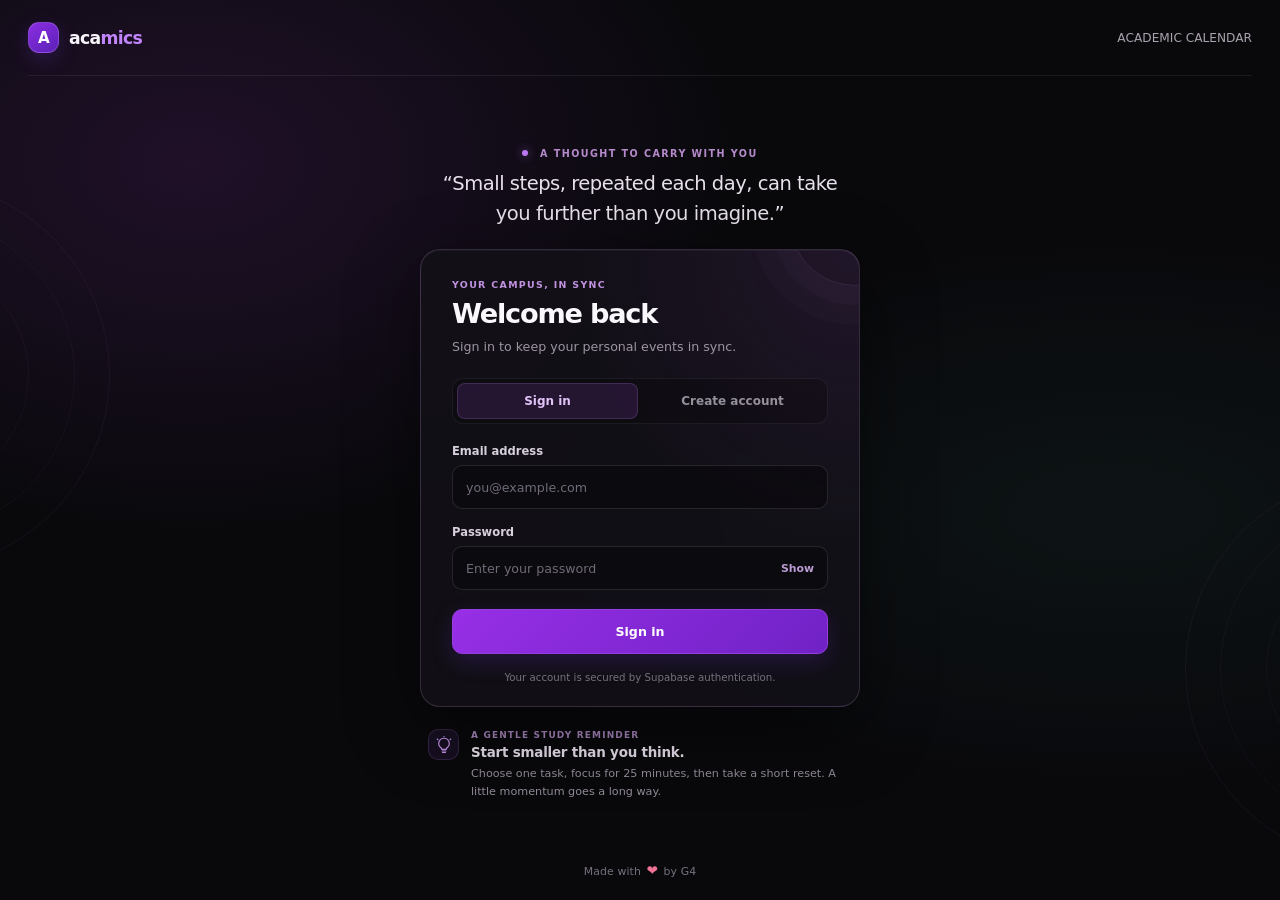
<file: frontend/index.html>
<!DOCTYPE html>
<html lang="en">
<head>
  <meta charset="UTF-8" />
  <meta name="viewport" content="width=device-width, initial-scale=1.0" />
  <link rel="manifest" href="manifest.json" />
  <link rel="apple-touch-icon" href="icons/acamics-192.png" />
  <link rel="manifest" href="manifest.json" />
  <link rel="apple-touch-icon" href="icons/acamics-192.png" />
  <meta name="theme-color" content="#09090c" />
  <meta name="description" content="Sign in to Acamics to keep your personal academic events in sync." />
  <title>Sign in — Acamics</title>
  <link rel="stylesheet" href="auth.css" />
</head>
<body class="auth-page">
  <div class="auth-glow auth-glow-left" aria-hidden="true"></div>
  <div class="auth-glow auth-glow-right" aria-hidden="true"></div>

  <div class="auth-shell">
    <header class="auth-topbar">
      <a class="auth-brand" href="index.html" aria-label="Acamics home">
        <span class="auth-brand-mark" aria-hidden="true">A</span>
        <span>aca<strong>mics</strong></span>
      </a>
      <span class="back-to-calendar">ACADEMIC CALENDAR</span>
    </header>

    <main class="auth-main">
      <div class="auth-content">
        <section class="study-quote" aria-labelledby="quoteText">
          <p class="auth-eyebrow"><span></span> A THOUGHT TO CARRY WITH YOU</p>
          <blockquote id="quoteText">“Small steps, repeated each day, can take you further than you imagine.”</blockquote>
        </section>

        <section class="auth-card" aria-labelledby="authHeading">
          <div class="auth-card-heading">
            <p class="card-kicker">YOUR CAMPUS, IN SYNC</p>
            <h1 id="authHeading">Welcome back</h1>
            <p id="authSubheading">Sign in to keep your personal events in sync.</p>
          </div>

          <div class="auth-tabs" role="group" aria-label="Choose sign in or sign up">
            <button type="button" class="auth-tab active" data-auth-mode="signin" aria-pressed="true">Sign in</button>
            <button type="button" class="auth-tab" data-auth-mode="signup" aria-pressed="false">Create account</button>
          </div>

          <form id="authForm" novalidate>
            <label for="authEmail">Email address</label>
            <input id="authEmail" name="email" type="email" autocomplete="email" placeholder="you@example.com" required />

            <label for="authPassword">Password</label>
            <div class="password-field">
              <input id="authPassword" name="password" type="password" autocomplete="current-password" placeholder="Enter your password" minlength="6" required />
              <button class="password-toggle" type="button" id="togglePassword" aria-label="Show password">Show</button>
            </div>
            <p class="password-hint" id="passwordHint" hidden>Use at least 6 characters.</p>

            <p class="auth-message" id="authMessage" role="status" aria-live="polite" hidden></p>
            <button class="auth-submit" id="authSubmit" type="submit">Sign in</button>
          </form>

          <p class="auth-privacy-note">Your account is secured by Supabase authentication.</p>
        </section>

        <section class="study-advice" aria-labelledby="adviceTitle">
          <div class="advice-icon" aria-hidden="true">
            <svg viewBox="0 0 24 24" fill="none"><path d="M12 3a7 7 0 0 0-4.4 12.45c.8.65 1.4 1.35 1.4 2.3h6c0-.95.6-1.65 1.4-2.3A7 7 0 0 0 12 3Z" stroke="currentColor" stroke-width="1.6" stroke-linejoin="round"/><path d="M9.5 20h5m-4.5 2h4" stroke="currentColor" stroke-width="1.6" stroke-linecap="round"/><path d="M12 0v1m9 3-1 1M3 4l1 1" stroke="currentColor" stroke-width="1.5" stroke-linecap="round"/></svg>
          </div>
          <div>
            <p class="advice-kicker">A GENTLE STUDY REMINDER</p>
            <h2 id="adviceTitle">Start smaller than you think.</h2>
            <p>Choose one task, focus for 25 minutes, then take a short reset. A little momentum goes a long way.</p>
          </div>
        </section>
      </div>
    </main>

    <footer class="auth-footer">Made with <span aria-label="love">❤️</span> by G4</footer>
  </div>

  <script>if ('serviceWorker' in navigator) navigator.serviceWorker.register('./sw.js', { scope: './' }).catch(console.error);</script>
  <script type="module" src="auth.js"></script>
</body>
</html>
</file>
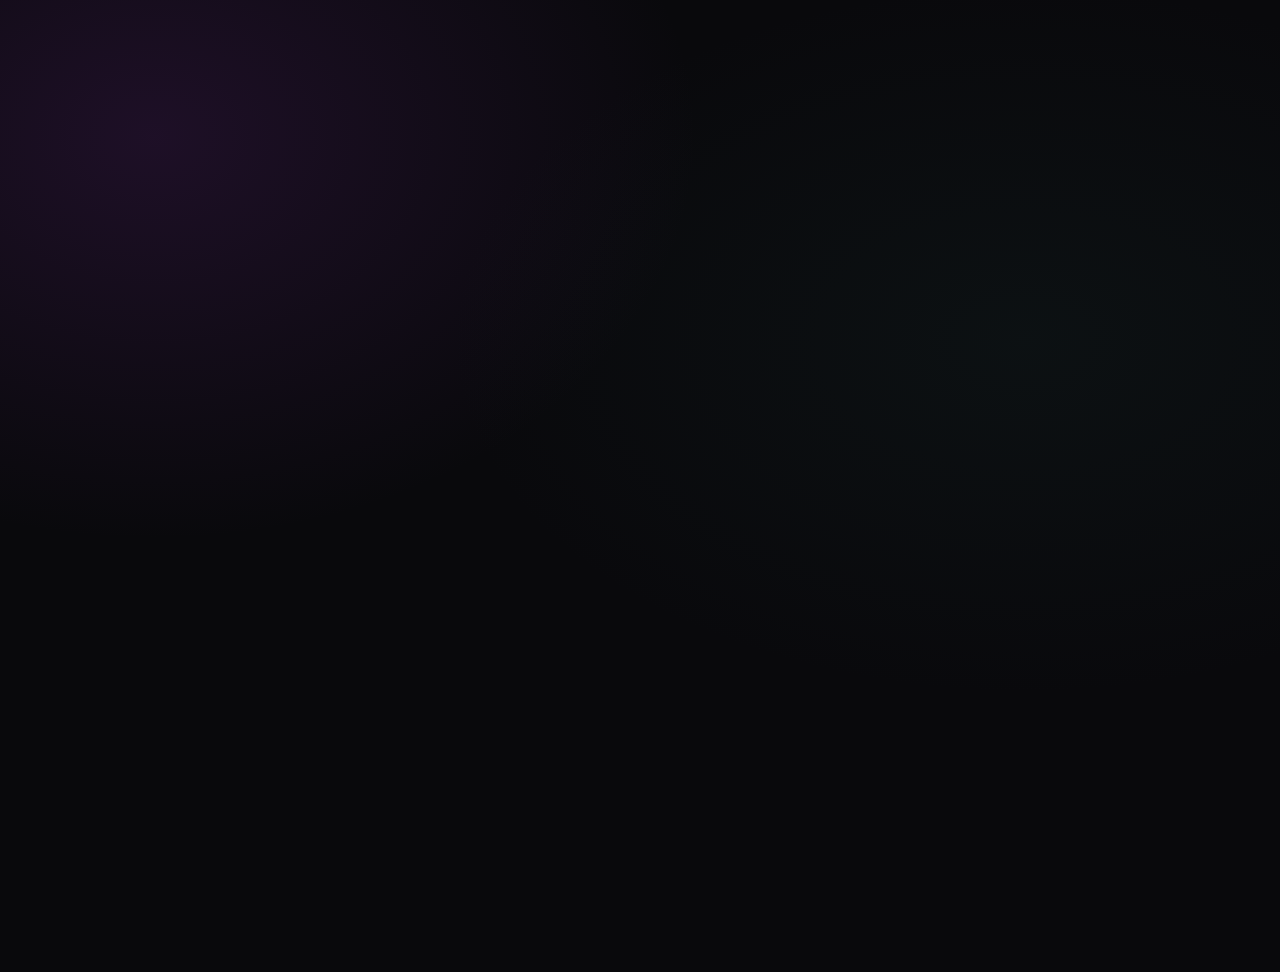
<file: frontend/calendar.html>
﻿<!DOCTYPE html>
<html lang="en">
<head>
  <meta charset="UTF-8" />
  <meta name="viewport" content="width=device-width, initial-scale=1.0" />
  <link rel="manifest" href="manifest.json" />
  <link rel="apple-touch-icon" href="icons/acamics-192.png" />
  <meta name="theme-color" content="#09090c" />
  <title>Acamics — Academic Calendar & Schedule</title>
  <link rel="stylesheet" href="style.css" />
  <style>body { visibility: hidden; }</style>
</head>
<body>
  <!-- Header Bar -->
  <header class="topbar">
    <div class="topbar-inner">
      <a class="brand" href="#top" aria-label="Acamics home">
        <span class="brand-mark" aria-hidden="true">A</span>
        <span>aca<strong>mics</strong></span>
      </a>

      <!-- Live Search -->
      <label class="search-box" for="searchInput">
        <svg class="search-icon" viewBox="0 0 24 24" fill="none" aria-hidden="true"><circle cx="10.8" cy="10.8" r="6.7" stroke="currentColor" stroke-width="1.7"/><path d="m16 16 4.3 4.3" stroke="currentColor" stroke-width="1.7" stroke-linecap="round"/></svg>
        <input type="text" id="searchInput" placeholder="Search your calendar" aria-label="Search events" />
      </label>

      <!-- Existing app actions; account flow will get its own page later. -->
      <div class="topbar-actions">
        <button class="btn btn-primary" id="openAddEventBtn"><span class="add-icon" aria-hidden="true">+</span><span>Add event</span></button>
        <button class="btn btn-outline" id="installAppBtn" type="button" hidden>Install app</button>
        <button class="icon-btn" id="shareAppBtn" title="Share Acamics" aria-label="Share Acamics">
          <svg viewBox="0 0 24 24" fill="none" aria-hidden="true"><path d="M14 4h6v6M20 4l-9 9" stroke="currentColor" stroke-width="1.7" stroke-linecap="round" stroke-linejoin="round"/><path d="M18 13v5a2 2 0 0 1-2 2H6a2 2 0 0 1-2-2V8a2 2 0 0 1 2-2h5" stroke="currentColor" stroke-width="1.7" stroke-linecap="round"/></svg>
        </button>
        <button class="icon-btn" id="settingsToggleBtn" title="Settings" aria-label="Settings">
          <svg viewBox="0 0 24 24" fill="none" aria-hidden="true"><circle cx="12" cy="12" r="3.1" stroke="currentColor" stroke-width="1.6"/><path d="M19.2 13.8a7.7 7.7 0 0 0 0-3.6l1.4-1.1-1.7-3-1.7.7a7.7 7.7 0 0 0-3.1-1.8L13.8 3h-3.6l-.3 2a7.7 7.7 0 0 0-3.1 1.8l-1.7-.7-1.7 3 1.4 1.1a7.7 7.7 0 0 0 0 3.6l-1.4 1.1 1.7 3 1.7-.7a7.7 7.7 0 0 0 3.1 1.8l.3 2h3.6l.3-2a7.7 7.7 0 0 0 3.1-1.8l1.7.7 1.7-3-1.4-1.1Z" stroke="currentColor" stroke-width="1.5" stroke-linejoin="round"/></svg>
        </button>
        <button class="icon-btn reminder-launch-btn" id="reminderToggleBtn" title="Reminders" aria-label="Open reminders" aria-haspopup="dialog">
          <svg viewBox="0 0 24 24" fill="none" aria-hidden="true"><path d="M18 9a6 6 0 0 0-12 0c0 7-2.5 7-2.5 9h17C20.5 16 18 16 18 9Z" stroke="currentColor" stroke-width="1.6" stroke-linecap="round" stroke-linejoin="round"/><path d="M9.5 21h5" stroke="currentColor" stroke-width="1.6" stroke-linecap="round"/></svg>
          <span class="reminder-launch-dot" id="reminderEnabledDot" hidden></span>
        </button>
        <span class="role-badge" id="userRoleBadge" hidden></span>
        <button class="icon-btn account-btn" id="authBtn" title="Account" aria-label="Account">
          <svg viewBox="0 0 24 24" fill="none" aria-hidden="true"><circle cx="12" cy="8" r="3.5" stroke="currentColor" stroke-width="1.6"/><path d="M5 20c.8-3.3 3.2-5 7-5s6.2 1.7 7 5" stroke="currentColor" stroke-width="1.6" stroke-linecap="round"/></svg>
        </button>
      </div>
    </div>
  </header>

  <!-- Main Container -->
  <main class="main-container">
    <section class="welcome-hero" id="top" aria-labelledby="welcomeTitle">
      <div class="welcome-copy">
        <p class="eyebrow"><span class="eyebrow-dot"></span> THE ACADEMIC CALENDAR, REIMAGINED</p>
        <h1 id="welcomeTitle">Make room for<br /><span>what’s next.</span></h1>
        <p class="welcome-description">A calmer way to keep track of exams, reviews, campus events, and everything in between.</p>
      </div>
      <div class="welcome-note" aria-hidden="true">
        <div class="welcome-note-icon"><svg viewBox="0 0 24 24" fill="none"><rect x="3.5" y="5" width="17" height="15.5" rx="2.5" stroke="currentColor" stroke-width="1.6"/><path d="M7.5 3.5v3M16.5 3.5v3M4 9h16M8 14l2.2 2.1L16 11" stroke="currentColor" stroke-width="1.6" stroke-linecap="round" stroke-linejoin="round"/></svg></div>
        <p class="welcome-note-kicker">YOUR SEMESTER, IN SYNC</p>
        <p class="welcome-note-copy">See the big picture.<br />Take it one day at a time.</p>
        <span class="welcome-note-orbit orbit-one"></span>
        <span class="welcome-note-orbit orbit-two"></span>
      </div>
    </section>

    <!-- Next Event Banner -->
    <section class="next-banner" id="nextEventBanner" style="display: none;">
      <div class="next-banner-copy">
        <span class="banner-badge">NEXT UPCOMING MILESTONE</span>
        <h3 id="bannerTitle">Review-II</h3>
        <p id="bannerMeta">Date • Location</p>
      </div>
      <button class="btn btn-outline" id="bannerActionBtn">View details <span class="arrow-icon" aria-hidden="true">→</span></button>
    </section>

    <section class="calendar-section" aria-labelledby="calendarTitle">
      <div class="section-heading">
        <div>
          <p class="eyebrow section-eyebrow">YOUR CAMPUS, IN ONE VIEW</p>
          <h2 id="calendarTitle">The calendar</h2>
        </div>
        <p class="section-hint">Find the dates that matter to you.</p>
      </div>

      <section class="cohort-calendar" id="cohortCalendarNav" aria-label="Calendar year and undergraduate batch selection">
        <div class="cohort-calendar-heading">
          <div>
            <p class="eyebrow section-eyebrow">BROWSE BY CALENDAR YEAR</p>
            <h3>Choose your calendar</h3>
          </div>
        </div>
        <div id="calendarYearGroups" class="calendar-year-groups"></div>
        <p class="cohort-calendar-hint">Official events follow the selected batch and part. Your private events are available with “My events”.</p>
      </section>

      <div class="filter-panel">
        <div class="filter-row source-row">
          <span class="filter-label">Show</span>
          <div class="filter-toolbar source-toolbar" aria-label="Event source filters">
            <button class="filter-pill source-pill active" data-source="ALL">Everything</button>
            <button class="filter-pill source-pill" data-source="OFFICIAL">Official events</button>
            <button class="filter-pill source-pill" data-source="PERSONAL">My events</button>
          </div>
        </div>

        <div class="filter-row category-row">
          <span class="filter-label">Category</span>
          <div class="filter-toolbar category-toolbar" aria-label="Event category filters">
            <button class="filter-pill cat-pill active" data-category="ALL">All</button>
            <button class="filter-pill cat-pill" data-category="Academic">Academic</button>
            <button class="filter-pill cat-pill" data-category="Exams">Exams</button>
            <button class="filter-pill cat-pill" data-category="Reviews & Submissions">Reviews &amp; submissions</button>
            <button class="filter-pill cat-pill" data-category="Fests & Cultural">Fests &amp; culture</button>
            <button class="filter-pill cat-pill" data-category="Breaks">Breaks</button>
            <button class="filter-pill cat-pill" data-category="Technical">Technical</button>
          </div>
        </div>

        <div class="filter-row status-row">
          <span class="filter-label">Status</span>
          <div class="filter-toolbar status-toolbar" aria-label="Event status filters">
            <button class="filter-pill stat-pill active" data-status="ALL">Any status</button>
            <button class="filter-pill stat-pill" data-status="Upcoming">Upcoming</button>
            <button class="filter-pill stat-pill" data-status="Ongoing">Ongoing</button>
            <button class="filter-pill stat-pill" data-status="Completed">Completed</button>
            <button class="filter-pill stat-pill" data-status="Awaiting confirmation">Awaiting confirmation</button>
            <button class="filter-pill stat-pill" data-status="Postponed">Postponed</button>
            <button class="filter-pill stat-pill" data-status="Cancelled">Cancelled</button>
          </div>
        </div>
      </div>

      <!-- Event Cards Grid -->
      <div class="grid-container" id="eventsGrid"></div>
    </section>
  </main>

  <!-- EVENT DETAILS MODAL -->
  <div class="modal-backdrop" id="eventModalBackdrop">
    <div class="modal-card">
      <div class="modal-header">
        <h3 id="modalTitle">Event Title</h3>
        <button class="close-x" id="modalCloseBtn">✕</button>
      </div>
      <div class="modal-body">
        <!-- Motivational Exam Banner -->
        <div class="exam-notice" id="modalExamNotice" style="display: none;"></div>

        <div class="info-row">
          <span>📅 Date:</span> <strong id="modalDates">--</strong>
        </div>
        <div class="info-row">
          <span>🕐 Time:</span> <strong id="modalTime">Not specified</strong>
        </div>
        <div class="info-row">
          <span>📍 Location:</span> <strong id="modalLocation">To be announced</strong>
        </div>
        <div class="info-row">
          <span>🏷️ Category:</span> <strong id="modalCategory">Academic</strong>
        </div>
        <div class="info-row">
          <span>📋 Source:</span> <strong id="modalSource">Official Academic Calendar</strong>
        </div>

        <div class="modal-desc-box">
          <small>ABOUT THIS EVENT:</small>
          <p id="modalDescription">Description details here...</p>
        </div>
        <section class="event-lifecycle-history" id="modalLifecycleHistory" hidden aria-label="Event history"></section>
      </div>
      <div class="modal-footer">
        <div class="modal-export-actions">
          <button class="btn btn-outline btn-sm" id="exportIcsBtn">📅 Export (.ics)</button>
        </div>
        <div class="action-buttons">
          <span id="modalPersonalActions" style="display: none;">
            <button class="btn btn-outline btn-sm" id="editEventBtn">Edit</button>
            <button class="btn btn-danger btn-sm" id="deleteEventBtn">Delete</button>
          </span>
          <span id="modalOfficialActions" hidden>
            <button class="btn btn-outline btn-sm" id="cancelOfficialEventBtn" type="button">Cancel Event</button>
            <button class="btn btn-danger btn-sm" id="deleteOfficialEventBtn">Delete Official Event</button>
          </span>
          <button class="btn btn-outline" id="postponeEventBtn" type="button" hidden>
            Postpone Event
          </button>
          <button class="btn btn-primary" id="markCompletedBtn" type="button" hidden>
            Confirm completion
          </button>
          <button class="btn btn-primary" id="modalDoneBtn">Close</button>
        </div>
      </div>
    </div>
  </div>

  <!-- POSTPONEMENT / COMPLETION RECORD -->
  <div class="modal-backdrop" id="lifecycleActionBackdrop">
    <div class="modal-card lifecycle-action-card">
      <div class="modal-header">
        <h3 id="lifecycleActionTitle">Update event</h3>
        <button class="close-x" id="cancelLifecycleActionXBtn" type="button" aria-label="Cancel">✕</button>
      </div>
      <form id="lifecycleActionForm">
        <div class="modal-body form-body">
          <p id="lifecycleActionHelp"></p>
          <div id="lifecycleDateFields" hidden>
            <label for="lifecycleNewStartDate">New start date *</label>
            <input type="date" id="lifecycleNewStartDate" />
            <label for="lifecycleNewEndDate">New end date *</label>
            <input type="date" id="lifecycleNewEndDate" />
          </div>
          <label for="lifecycleReasonInput" id="lifecycleReasonLabel">Reason *</label>
          <textarea id="lifecycleReasonInput" rows="3" maxlength="1000" required></textarea>
          <input type="file" id="lifecycleAttachmentInput" class="visually-hidden-file" />
          <div class="lifecycle-file-row" id="lifecycleFilePickerRow">
            <button class="btn btn-outline btn-sm" id="chooseLifecycleAttachmentBtn" type="button">
              <span aria-hidden="true">＋</span> <span id="lifecycleAttachmentButtonText">Add attachment (optional)</span>
            </button>
            <span id="lifecycleAttachmentName" class="lifecycle-file-name">No file selected</span>
          </div>
          <small class="lifecycle-file-hint" id="lifecycleAttachmentHint">Optional. Attach a note or related document, up to 10 MB.</small>
          <div id="lifecycleActionMessage" class="form-validation-message" role="alert" aria-live="polite" hidden></div>
        </div>
        <div class="modal-footer">
          <button type="button" class="btn btn-outline" id="cancelLifecycleActionBtn">Cancel</button>
          <button type="submit" class="btn btn-primary" id="submitLifecycleActionBtn">Save</button>
        </div>
      </form>
    </div>
  </div>

  <!-- ADD / EDIT EVENT MODAL -->
  <div class="modal-backdrop" id="addEventModalBackdrop">
    <div class="modal-card">
      <div class="modal-header">
        <h3 id="formModalTitle">Add Event</h3>
        <button class="close-x" id="cancelFormXBtn">✕</button>
      </div>

      <form id="eventForm">
        <div class="modal-body form-body">
          <label>Event Title *</label>
          <input type="text" id="formTitle" placeholder="e.g. Coding Competition, Dance Practice" required />

          <label>Category <span id="autoDetectNotice" style="display:none; color:#38bdf8;">(Auto-Detected!)</span></label>
          <select id="formCategory">
            <option value="Academic">Academic</option>
            <option value="Exams">Exams</option>
            <option value="Reviews & Submissions">Reviews & Submissions</option>
            <option value="Fests & Cultural">Fests & Cultural</option>
            <option value="Breaks">Breaks</option>
            <option value="Technical">Technical</option>
          </select>

          <div class="form-row">
            <div>
              <label>Start Date *</label>
              <input type="date" id="formStartDate" required />
            </div>
            <div>
              <label>End Date</label>
              <input type="date" id="formEndDate" />
            </div>
          </div>

          <div class="form-row">
            <div>
              <label>Start Time</label>
              <input type="time" id="formStartTime" />
            </div>
            <div>
              <label>End Time</label>
              <input type="time" id="formEndTime" />
            </div>
          </div>

          <label>Location</label>
          <input type="text" id="formLocation" placeholder="e.g. Computer Lab 2" />

          <label>Description</label>
          <textarea id="formDesc" rows="2" placeholder="Brief notes about the activity..."></textarea>
          <div id="officialAudienceFields" class="official-audience-fields" hidden>
            <label for="officialTargetCohort">Show to</label>
            <select id="officialTargetCohort">
              <option value="all">All undergraduate batches</option>
            </select>
            <label for="officialAcademicPart">Academic calendar part</label>
            <select id="officialAcademicPart">
              <option value="1">Part 1</option>
              <option value="2">Part 2</option>
            </select>
          </div>
        </div>
        <div id="formValidationMessage" class="form-validation-message" role="alert" aria-live="polite" hidden></div>
        <div class="modal-footer">
          <button type="button" class="btn btn-outline" id="cancelFormBtn">Cancel</button>
          <button type="submit" class="btn btn-primary" id="saveEventSubmitBtn">Save Event</button>
        </div>
      </form>
    </div>
  </div>

  <!-- TEACHER ACTION PASSWORD -->
  <div class="modal-backdrop" id="staffActionPasswordBackdrop">
    <div class="modal-card">
      <div class="modal-header">
        <h3>Confirm Teacher Action</h3>
        <button class="close-x" id="closeStaffActionPasswordBtn" type="button" aria-label="Cancel">✕</button>
      </div>
      <form id="staffActionPasswordForm">
        <div class="modal-body form-body">
          <p>Enter the shared staff action password to continue.</p>
          <label for="staffActionPasswordInput">Staff action password</label>
          <input type="password" id="staffActionPasswordInput" autocomplete="off" required />
        </div>
        <div class="modal-footer">
          <button class="btn btn-outline" id="cancelStaffActionPasswordBtn" type="button">Cancel</button>
          <button class="btn btn-primary" type="submit">Continue</button>
        </div>
      </form>
    </div>
  </div>

  <!-- BASIC SETTINGS MODAL -->
  <div class="modal-backdrop" id="settingsModalBackdrop">
    <div class="modal-card">
      <div class="modal-header">
        <h3>Settings & Overview</h3>
        <button class="close-x" id="closeSettingsBtn">✕</button>
      </div>
      <div class="modal-body text-xs space-y-4">
        <div>
          <h4 class="settings-title">MY EVENTS MANAGEMENT</h4>
          <p class="settings-desc">Manage personal activities stored in your account and synced across devices.</p>
          <button class="btn btn-outline btn-sm mt-2" id="clearMyEventsBtn">Clear My Personal Events</button>
        </div>
        <div>
          <h4 class="settings-title">ABOUT CAMPUSSYNC / ACAMICS</h4>
          <p class="settings-desc">MIT CSN Autonomous Calendar & Event Management System for Second Year B.Tech CSE.</p>
        </div>
      </div>
      <div class="modal-footer">
        <button class="btn btn-primary" id="saveSettingsDoneBtn">Done</button>
      </div>
    </div>
  </div>

  <!-- REMINDERS PANEL -->
  <div class="modal-backdrop reminders-backdrop" id="remindersModalBackdrop" role="presentation">
    <section class="modal-card reminders-page" role="dialog" aria-modal="true" aria-labelledby="remindersPageTitle">
      <div class="modal-header">
        <div class="reminders-page-heading">
          <span class="reminders-page-icon" aria-hidden="true"><svg viewBox="0 0 24 24" fill="none"><path d="M18 9a6 6 0 0 0-12 0c0 7-2.5 7-2.5 9h17C20.5 16 18 16 18 9Z" stroke="currentColor" stroke-width="1.6" stroke-linecap="round" stroke-linejoin="round"/><path d="M9.5 21h5" stroke="currentColor" stroke-width="1.6" stroke-linecap="round"/></svg></span>
          <div><h3 id="remindersPageTitle">Your reminders</h3><p>Stay ahead of the dates that matter.</p></div>
        </div>
        <button class="close-x" id="closeRemindersBtn" type="button" aria-label="Close reminders">✕</button>
      </div>
      <div class="modal-body reminders-page-body">
        <section class="reminders-preferences-card" aria-label="Reminder preferences">
          <p class="reminders-card-kicker">YOUR NOTIFICATION SETTINGS</p>
          <p class="settings-desc">Allow notifications on this device, then choose the batch and timing you want.</p>
          <label class="reminder-setting-label" for="reminderCohortSelect">Your batch</label>
          <select id="reminderCohortSelect" class="reminder-select" aria-label="Your academic batch"></select>
          <div class="reminder-offset-options">
            <label><input type="checkbox" id="reminderOneDay" checked /> 1 day before</label>
            <label><input type="checkbox" id="reminderOneHour" checked /> 1 hour before</label>
          </div>
          <div class="reminder-actions">
            <button class="btn btn-primary btn-sm" id="enablePushBtn" type="button">Enable reminders</button>
            <button class="btn btn-outline btn-sm" id="disablePushBtn" type="button" hidden>Turn off</button>
            <button class="btn btn-outline btn-sm" id="testPushBtn" type="button" hidden>Send a test alert</button>
          </div>
          <p id="reminderStatus" class="reminder-status" role="status" aria-live="polite">Checking this device…</p>
          <p class="settings-desc reminder-note">Events without a set time are reminded at 9:00 AM IST the day before.</p>
        </section>
        <section class="upcoming-reminders-section" aria-labelledby="upcomingRemindersTitle">
          <div class="upcoming-reminders-heading"><div><p class="reminders-card-kicker">COMING UP</p><h4 id="upcomingRemindersTitle">Upcoming reminders</h4></div><span class="upcoming-reminders-count" id="upcomingRemindersCount">0</span></div>
          <div class="upcoming-reminders-list" id="upcomingRemindersList"><p class="settings-desc">Sign in to see events for your batch.</p></div>
        </section>
      </div>
      <div class="modal-footer reminders-page-footer">
        <button class="btn btn-outline" id="closeRemindersDoneBtn" type="button">Close</button>
      </div>
    </section>
  </div>

  <script type="module" src="calendar-entry.js"></script>
</body>
</html>
</file>
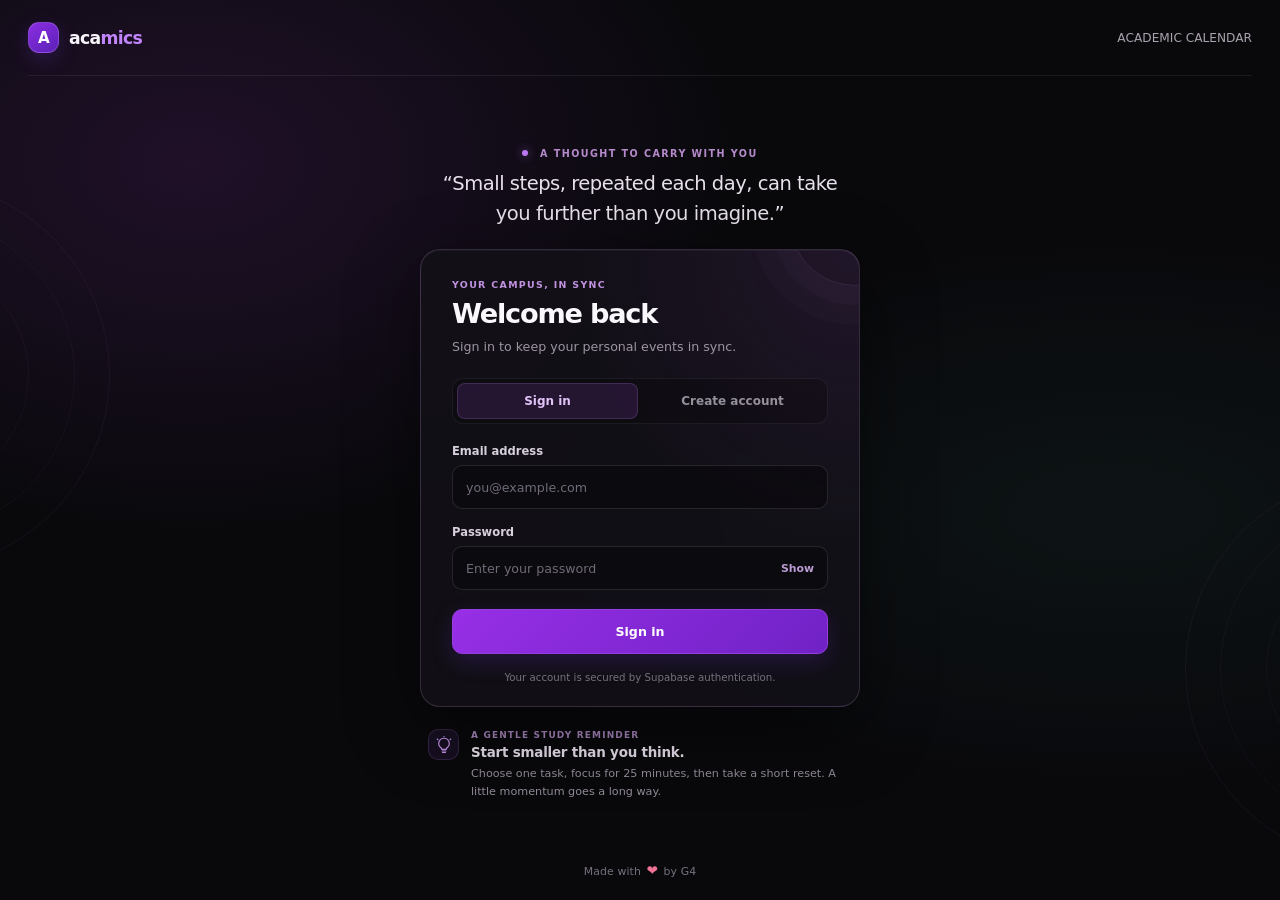
<file: frontend/login.html>
<!DOCTYPE html>
<html lang="en">
<head>
  <meta charset="UTF-8" />
  <meta name="viewport" content="width=device-width, initial-scale=1.0" />
  <meta http-equiv="refresh" content="0; url=index.html" />
  <title>Opening Acamics sign in…</title>
  <script>window.location.replace("index.html" + window.location.search + window.location.hash);</script>
</head>
<body>
  <p>Opening <a href="index.html">Acamics sign in</a>…</p>
</body>
</html>
</file>
<file: frontend/auth.css>
:root {
  color-scheme: dark;
  --auth-bg: #09090c;
  --auth-surface: rgba(19, 17, 23, 0.92);
  --auth-text: #f7f5fa;
  --auth-soft: #aaa2b1;
  --auth-muted: #77717f;
  --auth-purple: #b777ef;
  --auth-purple-bright: #982fe4;
  --auth-border: rgba(255, 255, 255, 0.1);
  font-family: Inter, ui-sans-serif, system-ui, -apple-system, BlinkMacSystemFont, "Segoe UI", sans-serif;
  font-synthesis: none;
  text-rendering: optimizeLegibility;
  -webkit-font-smoothing: antialiased;
}

*, *::before, *::after { box-sizing: border-box; }

body.auth-page {
  min-width: 320px;
  min-height: 100vh;
  margin: 0;
  overflow-x: hidden;
  position: relative;
  background:
    radial-gradient(ellipse at 15% 18%, rgba(93, 36, 118, 0.27), transparent 34rem),
    radial-gradient(ellipse at 87% 57%, rgba(37, 79, 69, 0.15), transparent 37rem),
    var(--auth-bg);
  color: var(--auth-text);
}

a { color: inherit; }
button, input { font: inherit; }
button:focus-visible, a:focus-visible, input:focus-visible { outline: 2px solid #d6a8fa; outline-offset: 3px; }

.auth-glow {
  width: 390px;
  height: 390px;
  position: fixed;
  z-index: 0;
  pointer-events: none;
  border: 1px solid rgba(192, 132, 252, 0.07);
  border-radius: 50%;
}

.auth-glow::before, .auth-glow::after {
  content: "";
  position: absolute;
  inset: 34px;
  border: 1px solid rgba(192, 132, 252, 0.055);
  border-radius: inherit;
}

.auth-glow::after { inset: 80px; }
.auth-glow-left { left: -280px; top: 20%; }
.auth-glow-right { right: -295px; bottom: 4%; }

.auth-shell { min-height: 100vh; display: flex; flex-direction: column; position: relative; z-index: 1; }

.auth-topbar {
  width: min(100% - 56px, 1250px);
  min-height: 76px;
  margin: 0 auto;
  display: flex;
  align-items: center;
  justify-content: space-between;
  border-bottom: 1px solid rgba(255, 255, 255, 0.07);
}

.auth-brand { display: inline-flex; align-items: center; gap: 10px; text-decoration: none; color: #f8f5fb; font-size: 1.08rem; font-weight: 700; letter-spacing: -0.04em; }
.auth-brand strong { color: #c084fc; }
.auth-brand-mark { width: 31px; height: 31px; display: grid; place-items: center; border: 1px solid rgba(255, 255, 255, 0.15); border-radius: 11px; background: linear-gradient(145deg, #8b2de2, #5b21b6); box-shadow: 0 6px 20px rgba(124, 58, 237, 0.22); color: #fff; font-size: 0.95rem; letter-spacing: -0.06em; }
.back-to-calendar { display: inline-flex; align-items: center; gap: 8px; color: #a9a1ae; text-decoration: none; font-size: 0.76rem; transition: color 150ms ease; }
.back-to-calendar:hover { color: #fff; }
.back-to-calendar svg { width: 17px; height: 17px; }

.auth-main { width: 100%; flex: 1; display: grid; place-items: center; padding: 28px 18px 18px; }
.auth-content { width: min(100%, 440px); display: flex; flex-direction: column; align-items: stretch; }

.study-quote { margin: 0 8px 20px; text-align: center; }
.auth-eyebrow { margin: 0 0 10px; color: #b58acb; font-size: 0.6rem; font-weight: 750; letter-spacing: 0.15em; }
.auth-eyebrow span { width: 6px; height: 6px; margin: 0 7px 1px 0; display: inline-block; border-radius: 50%; background: #bd78f4; box-shadow: 0 0 10px rgba(189, 120, 244, 0.6); }
.study-quote blockquote { margin: 0; color: #e8e1ec; font-size: clamp(1.04rem, 2.5vw, 1.22rem); font-weight: 520; letter-spacing: -0.025em; line-height: 1.55; }

.auth-card {
  padding: 29px 31px 23px;
  position: relative;
  overflow: hidden;
  border: 1px solid rgba(220, 183, 250, 0.17);
  border-radius: 20px;
  background:
    radial-gradient(ellipse at 100% 0%, rgba(115, 55, 147, 0.16), transparent 18rem),
    var(--auth-surface);
  box-shadow: 0 22px 75px rgba(0, 0, 0, 0.45), inset 0 1px rgba(255, 255, 255, 0.04);
  backdrop-filter: blur(18px);
}

.auth-card::before { content: ""; width: 130px; height: 130px; position: absolute; top: -94px; right: -61px; border: 1px solid rgba(201, 156, 248, 0.13); border-radius: 50%; box-shadow: 0 0 0 19px rgba(201, 156, 248, 0.025), 0 0 0 39px rgba(201, 156, 248, 0.018); pointer-events: none; }
.auth-card-heading { position: relative; }
.card-kicker { margin: 0 0 8px; color: #c092e0; font-size: 0.59rem; font-weight: 750; letter-spacing: 0.14em; }
.auth-card h1 { margin: 0; color: #faf8fc; font-size: 1.7rem; font-weight: 650; letter-spacing: -0.045em; }
.auth-card-heading > p:last-child { margin: 8px 0 21px; color: #9d95a3; font-size: 0.79rem; line-height: 1.6; }

.auth-tabs { display: grid; grid-template-columns: 1fr 1fr; gap: 4px; margin-bottom: 20px; padding: 4px; border: 1px solid rgba(255, 255, 255, 0.06); border-radius: 11px; background: rgba(0, 0, 0, 0.2); }
.auth-tab { min-height: 36px; border: 1px solid transparent; border-radius: 8px; background: transparent; color: #96909d; cursor: pointer; font-size: 0.75rem; font-weight: 600; transition: color 150ms ease, background 150ms ease, border-color 150ms ease; }
.auth-tab:hover { color: #f2eaf8; }
.auth-tab.active { border-color: rgba(193, 132, 241, 0.19); background: rgba(155, 73, 214, 0.17); color: #e0c3f7; }

#authForm { display: flex; flex-direction: column; }
#authForm label { margin: 0 0 7px; color: #d7d0dc; font-size: 0.72rem; font-weight: 600; }
#authEmail, #authPassword {
  width: 100%;
  min-height: 44px;
  padding: 0 13px;
  border: 1px solid rgba(255, 255, 255, 0.11);
  border-radius: 10px;
  background: rgba(6, 5, 8, 0.46);
  color: #f7f3fa;
  font-size: 0.79rem;
  outline: none;
  transition: border-color 150ms ease, box-shadow 150ms ease;
}
#authEmail { margin-bottom: 16px; }
#authEmail:focus, #authPassword:focus { border-color: rgba(190, 127, 241, 0.7); box-shadow: 0 0 0 3px rgba(168, 85, 247, 0.12); }
#authEmail::placeholder, #authPassword::placeholder { color: #716a78; }

.password-field { display: flex; align-items: center; position: relative; }
.password-field input { padding-right: 58px !important; }
.password-toggle { min-width: 43px; height: 34px; padding: 0 8px; position: absolute; right: 6px; border: 0; border-radius: 7px; background: transparent; color: #bb9bd3; cursor: pointer; font-size: 0.68rem; font-weight: 650; }
.password-toggle:hover { color: #e4c6fc; background: rgba(255, 255, 255, 0.045); }
.password-hint { margin: 6px 0 0; color: #827b89; font-size: 0.67rem; }
.password-hint[hidden], .auth-message[hidden] { display: none; }

.auth-message { margin: 14px 0 0; padding: 10px 12px; border: 1px solid rgba(126, 209, 170, 0.2); border-radius: 9px; background: rgba(41, 111, 80, 0.12); color: #a9e2c5; font-size: 0.72rem; line-height: 1.5; }
.auth-message.error { border-color: rgba(247, 124, 139, 0.22); background: rgba(126, 35, 53, 0.15); color: #ffb1bc; }
.auth-submit { min-height: 45px; margin-top: 19px; border: 1px solid #963de0; border-radius: 10px; background: linear-gradient(135deg, #972fe6, #7022c6); box-shadow: 0 8px 22px rgba(124, 58, 237, 0.18); color: #fff; cursor: pointer; font-size: 0.79rem; font-weight: 680; transition: filter 150ms ease, transform 150ms ease; }
.auth-submit:hover { filter: brightness(1.12); transform: translateY(-1px); }
.auth-submit:disabled { opacity: 0.65; cursor: wait; transform: none; }
.auth-privacy-note { margin: 17px 0 0; color: #77717e; text-align: center; font-size: 0.64rem; }

.study-advice { margin: 22px 8px 0; display: flex; align-items: flex-start; gap: 12px; }
.advice-icon { width: 31px; height: 31px; flex: 0 0 31px; display: grid; place-items: center; border: 1px solid rgba(195, 145, 234, 0.17); border-radius: 10px; background: rgba(168, 85, 247, 0.09); color: #c395e7; }
.advice-icon svg { width: 18px; height: 18px; }
.advice-kicker { margin: 1px 0 5px; color: #a987c0; font-size: 0.56rem; font-weight: 750; letter-spacing: 0.13em; }
.study-advice h2 { margin: 0 0 5px; color: #e8e0ed; font-size: 0.84rem; font-weight: 620; letter-spacing: -0.015em; }
.study-advice div:last-child > p:last-child { margin: 0; color: #938b98; font-size: 0.7rem; line-height: 1.55; }

.auth-footer { padding: 0 16px 22px; color: #77717e; text-align: center; font-size: 0.68rem; letter-spacing: 0.01em; }
.auth-footer span { margin: 0 2px; color: #ee7394; font-size: 0.85rem; }

@media (max-width: 600px) {
  .auth-topbar { width: calc(100% - 34px); min-height: 66px; }
  .back-to-calendar { font-size: 0.7rem; }
  .auth-main { padding: 22px 17px 25px; }
  .auth-content { width: min(100%, 440px); }
  .study-quote { margin: 0 5px 17px; }
  .auth-card { padding: 25px 22px 20px; border-radius: 17px; }
  .auth-card h1 { font-size: 1.55rem; }
  .study-advice { margin-top: 19px; }
}

@media (max-width: 360px) {
  .auth-brand { gap: 8px; font-size: 1rem; }
  .back-to-calendar span { display: none; }
  .auth-card { padding: 22px 17px 18px; }
}

@media (prefers-reduced-motion: reduce) {
  *, *::before, *::after { scroll-behavior: auto !important; transition-duration: 0.01ms !important; animation-duration: 0.01ms !important; }
}
</file>
<file: frontend/style.css>
/* ==========================================================================
   ACAMICS — Academic Calendar & Event Management System
   Complete Production Design System & Styling Architecture
   ========================================================================== */

/* --------------------------------------------------------------------------
   1. Root Variables & Reset
   -------------------------------------------------------------------------- */
:root {
  --bg-primary: #0b0c0e;
  --bg-surface: #111318;
  --bg-card: #13151c;
  --bg-card-hover: #191c26;
  --bg-nav: #0f1117;
  --bg-input: #161821;
  --bg-subtle: #171a23;
  --bg-modal: #12141a;

  --border-light: #242838;
  --border-dark: #1a1c23;
  --border-card: #1f2330;
  --border-active: #38bdf8;

  --text-primary: #f3f4f6;
  --text-secondary: #9ca3af;
  --text-muted: #6b7280;
  --text-inverse: #0b0c0e;

  --accent-cyan: #38bdf8;
  --accent-cyan-hover: #7dd3fc;
  --accent-cyan-subtle: rgba(56, 189, 248, 0.15);
  --accent-cyan-border: rgba(56, 189, 248, 0.35);

  --status-upcoming-bg: #1e1b4b;
  --status-upcoming-text: #a5b4fc;
  --status-ongoing-bg: #9a3412;
  --status-ongoing-text: #ffedd5;
  --status-completed-bg: #064e3b;
  --status-completed-text: #6ee7b7;
  --status-postponed-bg: #831843;
  --status-postponed-text: #fbcfe8;
  --status-cancelled-bg: #7f1d1d;
  --status-cancelled-text: #fecaca;

  --font-family: -apple-system, BlinkMacSystemFont, "Segoe UI", Roboto, Helvetica, Arial, sans-serif;
  --shadow-sm: 0 2px 4px rgba(0, 0, 0, 0.2);
  --shadow-md: 0 4px 12px rgba(0, 0, 0, 0.35);
  --shadow-lg: 0 10px 24px rgba(0, 0, 0, 0.6);
  --shadow-modal: 0 24px 48px rgba(0, 0, 0, 0.85);

  --radius-sm: 6px;
  --radius-md: 8px;
  --radius-lg: 12px;
  --radius-xl: 14px;
  --radius-pill: 20px;
  --transition-fast: 0.15s ease;
  --transition-normal: 0.2s ease-in-out;
}

*, *::before, *::after {
  box-sizing: border-box;
  margin: 0;
  padding: 0;
  font-family: var(--font-family);
}

body {
  background-color: var(--bg-primary);
  color: var(--text-primary);
  min-height: 100vh;
  line-height: 1.5;
  overflow-x: hidden;
  -webkit-font-smoothing: antialiased;
}

/* --------------------------------------------------------------------------
   2. Top Navigation Bar
   -------------------------------------------------------------------------- */
.topbar {
  display: flex;
  align-items: center;
  justify-content: space-between;
  padding: 14px 40px;
  background-color: var(--bg-nav);
  border-bottom: 1px solid var(--border-dark);
  position: sticky;
  top: 0;
  z-index: 100;
  gap: 16px;
}

.brand {
  font-size: 1.15rem;
  font-weight: 700;
  display: flex;
  align-items: center;
  gap: 10px;
  white-space: nowrap;
  letter-spacing: 0.5px;
  color: var(--text-primary);
}

.brand i {
  color: var(--accent-cyan);
  font-size: 1.25rem;
}

.brand strong {
  color: var(--accent-cyan);
}

.search-box {
  flex: 0 1 450px;
  display: flex;
  align-items: center;
  background-color: var(--bg-input);
  border: 1px solid var(--border-light);
  border-radius: var(--radius-md);
  padding: 8px 14px;
  gap: 10px;
  transition: border-color var(--transition-fast), box-shadow var(--transition-fast);
}

.search-box:focus-within {
  border-color: var(--accent-cyan);
  box-shadow: 0 0 0 2px var(--accent-cyan-subtle);
}

.search-box i {
  color: var(--text-muted);
  font-size: 0.9rem;
}

.search-box input {
  background: transparent;
  border: none;
  color: var(--text-primary);
  outline: none;
  width: 100%;
  font-size: 0.88rem;
}

.search-box input::placeholder {
  color: var(--text-muted);
}

.view-switcher {
  display: flex;
  background-color: var(--bg-input);
  border-radius: var(--radius-md);
  padding: 3px;
  border: 1px solid var(--border-light);
}

.view-btn {
  background: transparent;
  border: none;
  color: var(--text-secondary);
  padding: 6px 14px;
  font-size: 0.82rem;
  font-weight: 600;
  border-radius: var(--radius-sm);
  cursor: pointer;
  transition: all var(--transition-fast);
  display: flex;
  align-items: center;
  gap: 6px;
}

.view-btn.active, .view-btn:hover {
  background-color: #272a38;
  color: #fff;
}

.header-actions {
  display: flex;
  align-items: center;
  gap: 10px;
}

.icon-action-btn {
  background: #1c2130;
  border: 1px solid #2b334a;
  color: var(--accent-cyan);
  padding: 7px 12px;
  border-radius: var(--radius-md);
  font-size: 0.85rem;
  font-weight: 600;
  cursor: pointer;
  display: inline-flex;
  align-items: center;
  gap: 6px;
  transition: all var(--transition-fast);
}

.icon-action-btn:hover {
  background: #252c42;
  color: var(--accent-cyan-hover);
  border-color: var(--accent-cyan);
}

/* --------------------------------------------------------------------------
   3. Main App Layout & Sidebar Navigation
   -------------------------------------------------------------------------- */
.layout {
  display: flex;
  padding: 24px 40px;
  gap: 32px;
}

.sidebar {
  width: 200px;
  flex-shrink: 0;
  display: flex;
  flex-direction: column;
  gap: 6px;
}

.sidebar-section-title {
  font-size: 0.68rem;
  font-weight: 700;
  color: var(--text-muted);
  letter-spacing: 0.8px;
  margin: 12px 6px 6px;
  text-transform: uppercase;
}

.sidebar-divider {
  height: 1px;
  background-color: var(--border-dark);
  margin: 10px 0;
}

.status-btn {
  background: transparent;
  color: var(--text-secondary);
  border: none;
  text-align: left;
  padding: 9px 12px;
  font-size: 0.86rem;
  font-weight: 500;
  border-radius: var(--radius-md);
  cursor: pointer;
  display: flex;
  align-items: center;
  gap: 10px;
  transition: all var(--transition-fast);
}

.status-btn:hover {
  background-color: rgba(255, 255, 255, 0.05);
  color: var(--text-primary);
}

.status-btn.active {
  background-color: #1a1c23;
  color: #fff;
  font-weight: 600;
}

.badge-count {
  margin-left: auto;
  background: #22293a;
  color: var(--accent-cyan);
  font-size: 0.72rem;
  font-weight: 700;
  padding: 2px 7px;
  border-radius: 10px;
}

/* Academic Calendar Cohort Buttons */
.cohort-filter-group {
  display: flex;
  flex-direction: column;
  gap: 4px;
  margin-top: 4px;
}

.cohort-btn {
  background: transparent;
  color: var(--text-secondary);
  border: 1px solid transparent;
  text-align: left;
  padding: 8px 12px;
  font-size: 0.83rem;
  font-weight: 500;
  border-radius: var(--radius-md);
  cursor: pointer;
  display: flex;
  align-items: center;
  gap: 10px;
  transition: all var(--transition-fast);
}

.cohort-btn i {
  width: 16px;
  text-align: center;
  color: var(--text-muted);
}

.cohort-btn:hover {
  background-color: rgba(255, 255, 255, 0.05);
  color: var(--text-primary);
}

.cohort-btn.active {
  background-color: #171f30;
  color: var(--accent-cyan);
  border-color: rgba(56, 189, 248, 0.3);
  font-weight: 600;
}

.cohort-btn.active i {
  color: var(--accent-cyan);
}

.content {
  flex: 1;
  min-width: 0;
}

/* --------------------------------------------------------------------------
   4. Next Event Hero Banner
   -------------------------------------------------------------------------- */
.next-event-banner {
  background: linear-gradient(135deg, #13192b 0%, #1f2a48 100%);
  border: 1px solid #2c385c;
  border-radius: var(--radius-lg);
  padding: 16px 20px;
  margin-bottom: 24px;
  box-shadow: var(--shadow-md);
}

.banner-top-row {
  display: flex;
  align-items: center;
  justify-content: space-between;
  margin-bottom: 8px;
}

.banner-badge {
  font-size: 0.7rem;
  font-weight: 800;
  letter-spacing: 1px;
  color: var(--accent-cyan);
}

.banner-countdown-badge {
  font-size: 0.72rem;
  font-weight: 700;
  background-color: var(--accent-cyan-subtle);
  color: var(--accent-cyan);
  border: 1px solid var(--accent-cyan-border);
  padding: 2px 10px;
  border-radius: var(--radius-pill);
}

.banner-content {
  display: flex;
  align-items: center;
  justify-content: space-between;
  gap: 16px;
}

.banner-title {
  font-size: 1.1rem;
  color: #fff;
  font-weight: 600;
}

.banner-meta {
  font-size: 0.82rem;
  color: var(--text-secondary);
  margin-top: 4px;
}

.banner-btn {
  background: var(--accent-cyan);
  color: var(--text-inverse);
  border: none;
  font-weight: 600;
  padding: 8px 16px;
  border-radius: var(--radius-sm);
  cursor: pointer;
  transition: background-color var(--transition-fast);
  white-space: nowrap;
}

.banner-btn:hover {
  background: var(--accent-cyan-hover);
}

/* --------------------------------------------------------------------------
   5. Category Filter Pills
   -------------------------------------------------------------------------- */
.filter-bar {
  display: flex;
  flex-wrap: wrap;
  gap: 8px;
  margin-bottom: 24px;
}

.pill {
  background-color: var(--bg-input);
  color: var(--text-secondary);
  border: 1px solid #272a38;
  padding: 6px 16px;
  border-radius: var(--radius-pill);
  cursor: pointer;
  font-size: 0.8rem;
  font-weight: 500;
  transition: all var(--transition-fast);
}

.pill:hover {
  color: #fff;
  border-color: #3b3f52;
}

.pill.active {
  background-color: #ffffff;
  color: var(--text-inverse);
  border-color: #ffffff;
  font-weight: 600;
}

/* --------------------------------------------------------------------------
   6. Event Posters / Grid View
   -------------------------------------------------------------------------- */
.grid-container {
  display: grid;
  grid-template-columns: repeat(auto-fill, minmax(190px, 1fr));
  gap: 20px;
}

.card {
  background-color: var(--bg-card);
  border-radius: var(--radius-lg);
  overflow: hidden;
  display: flex;
  flex-direction: column;
  border: 1px solid var(--border-card);
  transition: transform var(--transition-normal), box-shadow var(--transition-normal), border-color var(--transition-normal);
  cursor: pointer;
  outline: none;
}

.card:hover, .card:focus-visible {
  transform: translateY(-4px);
  box-shadow: var(--shadow-lg);
  border-color: var(--accent-cyan);
}

.card-poster {
  height: 240px;
  width: 100%;
  position: relative;
  background-position: center;
  background-repeat: no-repeat;
  background-size: cover;
}

/* Date Badges: Single-Day vs Multi-Day */
.date-badge {
  position: absolute;
  top: 10px;
  left: 10px;
  background: rgba(0, 0, 0, 0.78);
  backdrop-filter: blur(6px);
  border-radius: var(--radius-sm);
  text-align: center;
  border: 1px solid rgba(255, 255, 255, 0.12);
  box-shadow: var(--shadow-sm);
  z-index: 2;
}

.date-badge.single-day {
  padding: 4px 8px;
}

.date-badge.single-day .day {
  font-size: 0.65rem;
  color: var(--text-secondary);
  font-weight: 700;
  text-transform: uppercase;
}

.date-badge.single-day .num {
  font-size: 0.85rem;
  font-weight: 800;
  color: #fff;
}

.date-badge.multi-day {
  padding: 4px 7px;
  line-height: 1.15;
}

.date-badge.multi-day .range-top,
.date-badge.multi-day .range-bot {
  font-size: 0.72rem;
  font-weight: 800;
  color: #fff;
}

.date-badge.multi-day .range-arrow {
  font-size: 0.62rem;
  color: var(--accent-cyan);
  margin: 1px 0;
}

/* Card Status Badges */
.status-indicator-pill {
  position: absolute;
  top: 10px;
  right: 10px;
  font-size: 0.68rem;
  font-weight: 700;
  padding: 3px 8px;
  border-radius: var(--radius-pill);
  text-transform: uppercase;
  letter-spacing: 0.4px;
  z-index: 2;
}

.status-indicator-pill.upcoming {
  background-color: rgba(30, 27, 75, 0.9);
  color: var(--status-upcoming-text);
  border: 1px solid rgba(165, 180, 252, 0.25);
}

.status-indicator-pill.ongoing {
  background-color: rgba(120, 53, 15, 0.9);
  color: var(--status-ongoing-text);
  border: 1px solid rgba(253, 224, 71, 0.25);
}

.status-indicator-pill.completed {
  background-color: rgba(6, 78, 59, 0.9);
  color: var(--status-completed-text);
  border: 1px solid rgba(110, 231, 183, 0.25);
}

.reminder-set-dot {
  position: absolute;
  bottom: 8px;
  right: 8px;
  background: var(--accent-cyan);
  color: var(--text-inverse);
  width: 22px;
  height: 22px;
  border-radius: 50%;
  display: flex;
  align-items: center;
  justify-content: center;
  font-size: 0.65rem;
  box-shadow: var(--shadow-sm);
  z-index: 2;
}

/* Card Body Info */
.card-info {
  padding: 12px;
  display: flex;
  flex-direction: column;
  flex: 1;
}

.card-title {
  font-size: 0.88rem;
  font-weight: 600;
  color: var(--text-primary);
  white-space: nowrap;
  overflow: hidden;
  text-overflow: ellipsis;
}

.card-subtitle, .card-venue {
  font-size: 0.72rem;
  color: var(--text-secondary);
  margin-top: 4px;
  white-space: nowrap;
  overflow: hidden;
  text-overflow: ellipsis;
}

.card-venue i {
  color: var(--accent-cyan);
  margin-right: 2px;
}

.card-footer-cta {
  margin-top: 10px;
  font-size: 0.72rem;
  font-weight: 600;
  color: var(--accent-cyan);
  opacity: 0;
  transition: opacity var(--transition-fast);
}

.card:hover .card-footer-cta,
.card:focus-visible .card-footer-cta {
  opacity: 1;
}

/* --------------------------------------------------------------------------
   7. List View
   -------------------------------------------------------------------------- */
.list-container {
  display: flex;
  flex-direction: column;
  gap: 10px;
}

.list-item {
  display: flex;
  align-items: center;
  background-color: var(--bg-card);
  padding: 14px 20px;
  border-radius: var(--radius-md);
  border: 1px solid var(--border-card);
  cursor: pointer;
  transition: all var(--transition-fast);
  outline: none;
}

.list-item:hover, .list-item:focus-visible {
  border-color: var(--accent-cyan);
  transform: translateX(4px);
  background-color: var(--bg-card-hover);
}

.list-date-block {
  width: 90px;
  flex-shrink: 0;
}

.list-num {
  font-weight: 700;
  font-size: 0.95rem;
  color: var(--text-primary);
  display: block;
}

.list-day {
  font-size: 0.75rem;
  color: var(--text-secondary);
}

.list-info {
  flex: 1;
  min-width: 0;
  padding-right: 16px;
}

.list-title {
  font-size: 0.95rem;
  font-weight: 600;
  color: #fff;
  white-space: nowrap;
  overflow: hidden;
  text-overflow: ellipsis;
}

.list-sub {
  font-size: 0.8rem;
  color: var(--text-secondary);
  margin-top: 4px;
  white-space: nowrap;
  overflow: hidden;
  text-overflow: ellipsis;
}

.status-badge-inline {
  font-size: 0.72rem;
  font-weight: 700;
  padding: 3px 8px;
  border-radius: var(--radius-sm);
  margin-right: 16px;
  text-transform: uppercase;
}

.status-badge-inline.upcoming {
  background: var(--status-upcoming-bg);
  color: var(--status-upcoming-text);
}

.status-badge-inline.ongoing {
  background: var(--status-ongoing-bg);
  color: var(--status-ongoing-text);
}

.status-badge-inline.completed {
  background: var(--status-completed-bg);
  color: var(--status-completed-text);
}

.list-cta {
  font-size: 0.8rem;
  font-weight: 600;
  color: var(--accent-cyan);
}

/* --------------------------------------------------------------------------
   8. Calendar View
   -------------------------------------------------------------------------- */
.calendar-wrapper {
  display: flex;
  flex-direction: column;
  gap: 20px;
}

.calendar-month-group {
  background-color: var(--bg-card);
  border: 1px solid var(--border-card);
  border-radius: var(--radius-md);
  padding: 16px;
}

.month-header {
  font-size: 1rem;
  font-weight: 700;
  color: var(--accent-cyan);
  margin-bottom: 12px;
}

.calendar-month-events {
  display: flex;
  flex-direction: column;
  gap: 8px;
}

.calendar-event-chip {
  background-color: #1a1c24;
  padding: 10px 14px;
  border-radius: var(--radius-sm);
  cursor: pointer;
  font-size: 0.85rem;
  display: flex;
  align-items: center;
  gap: 8px;
  transition: background-color var(--transition-fast);
}

.calendar-event-chip:hover {
  background-color: #232733;
}

.chip-loc {
  color: var(--text-secondary);
  font-size: 0.8rem;
}

.chip-status {
  margin-left: auto;
  font-size: 0.7rem;
  font-weight: 700;
  padding: 2px 6px;
  border-radius: 4px;
  text-transform: uppercase;
}

.chip-status.upcoming { background: var(--status-upcoming-bg); color: var(--status-upcoming-text); }
.chip-status.ongoing { background: var(--status-ongoing-bg); color: var(--status-ongoing-text); }
.chip-status.completed { background: var(--status-completed-bg); color: var(--status-completed-text); }

/* --------------------------------------------------------------------------
   9. Personal Reminders View
   -------------------------------------------------------------------------- */
.reminders-panel-header {
  margin-bottom: 20px;
}

.reminders-panel-header h2 {
  color: #fff;
  margin-bottom: 4px;
}

.reminders-panel-header p {
  color: var(--text-secondary);
  font-size: 0.85rem;
}

.reminders-list-container {
  display: flex;
  flex-direction: column;
  gap: 12px;
}

.reminder-card {
  background: #141824;
  border: 1px solid #232c42;
  border-radius: var(--radius-lg);
  padding: 16px 20px;
  display: flex;
  align-items: center;
  gap: 16px;
}

.reminder-card-icon {
  width: 40px;
  height: 40px;
  background: #1e263d;
  color: var(--accent-cyan);
  border-radius: var(--radius-md);
  display: flex;
  align-items: center;
  justify-content: center;
  font-size: 1.1rem;
  flex-shrink: 0;
}

.reminder-card-info h4 {
  color: #fff;
  font-size: 0.95rem;
  margin-bottom: 4px;
}

.reminder-card-info p {
  color: var(--text-secondary);
  font-size: 0.82rem;
  margin-bottom: 6px;
}

.reminder-stamp {
  font-size: 0.75rem;
  color: var(--accent-cyan);
  font-weight: 600;
}

/* --------------------------------------------------------------------------
   10. Modals & Dialog System
   -------------------------------------------------------------------------- */
.modal-backdrop {
  position: fixed;
  inset: 0;
  background-color: rgba(0, 0, 0, 0.78);
  backdrop-filter: blur(6px);
  display: flex;
  align-items: center;
  justify-content: center;
  padding: 20px;
  opacity: 0;
  pointer-events: none;
  transition: opacity var(--transition-normal);
  z-index: 9999;
}

.modal-backdrop.active {
  opacity: 1;
  pointer-events: auto;
}

.modal-dialog {
  background-color: var(--bg-modal);
  border: 1px solid var(--border-light);
  border-radius: var(--radius-xl);
  width: 100%;
  max-width: 640px;
  max-height: 90vh;
  overflow-y: auto;
  box-shadow: var(--shadow-modal);
  display: flex;
  flex-direction: column;
}

.modal-header {
  display: flex;
  align-items: center;
  justify-content: space-between;
  padding: 16px 24px;
  border-bottom: 1px solid #1a1e29;
}

.modal-badge-group {
  display: flex;
  gap: 8px;
}

.modal-tag {
  background-color: #1e293b;
  color: var(--accent-cyan);
  font-size: 0.75rem;
  font-weight: 700;
  padding: 4px 10px;
  border-radius: var(--radius-pill);
}

.modal-status {
  font-size: 0.75rem;
  font-weight: 700;
  padding: 4px 10px;
  border-radius: var(--radius-pill);
  text-transform: uppercase;
}

.modal-status.status-completed { background-color: var(--status-completed-bg); color: var(--status-completed-text); }
.modal-status.status-ongoing { background-color: var(--status-ongoing-bg); color: var(--status-ongoing-text); }
.modal-status.status-upcoming { background-color: var(--status-upcoming-bg); color: var(--status-upcoming-text); }

.modal-close-btn {
  background: transparent;
  border: none;
  color: var(--text-secondary);
  font-size: 1.2rem;
  cursor: pointer;
  padding: 4px;
  transition: color var(--transition-fast);
}

.modal-close-btn:hover {
  color: #fff;
}

.modal-body {
  padding: 24px;
}

.modal-title {
  font-size: 1.25rem;
  font-weight: 700;
  color: #fff;
  line-height: 1.3;
  margin-bottom: 16px;
}

/* Top Information Strip */
.modal-highlight-box {
  background-color: var(--bg-subtle);
  border: 1px solid var(--border-light);
  border-radius: var(--radius-md);
  padding: 14px 18px;
  display: flex;
  flex-direction: column;
  gap: 8px;
  margin-bottom: 20px;
}

.highlight-item {
  display: flex;
  align-items: baseline;
  gap: 12px;
}

.h-label {
  font-size: 0.72rem;
  font-weight: 700;
  color: var(--text-secondary);
  width: 100px;
  flex-shrink: 0;
  letter-spacing: 0.5px;
}

.h-value {
  font-size: 0.88rem;
  color: var(--text-primary);
  font-weight: 500;
}

.modal-section-title {
  font-size: 0.72rem;
  letter-spacing: 0.8px;
  font-weight: 700;
  color: var(--text-secondary);
  margin: 16px 0 10px;
  text-transform: uppercase;
}

.modal-grid {
  display: grid;
  grid-template-columns: 1fr 1fr;
  gap: 14px;
  margin-bottom: 12px;
}

.info-block {
  display: flex;
  flex-direction: column;
}

.info-label {
  font-size: 0.72rem;
  color: var(--text-muted);
  font-weight: 600;
  margin-bottom: 2px;
  text-transform: uppercase;
}

.info-val {
  font-size: 0.85rem;
  color: var(--text-primary);
}

.modal-description {
  font-size: 0.85rem;
  color: var(--text-secondary);
  line-height: 1.5;
}

.friendly-notice {
  margin-top: 18px;
  padding: 12px 16px;
  background-color: #172554;
  border: 1px solid #1d4ed8;
  border-radius: var(--radius-md);
  font-size: 0.85rem;
  color: #93c5fd;
  line-height: 1.4;
}

.modal-source-tag {
  margin-top: 18px;
  padding-top: 12px;
  border-top: 1px solid #1a1e29;
  font-size: 0.72rem;
  color: var(--text-muted);
  display: flex;
  align-items: center;
  gap: 6px;
}

.modal-footer {
  padding: 16px 24px;
  border-top: 1px solid #1a1e29;
  display: flex;
  justify-content: flex-end;
  gap: 12px;
}

/* Button UI Components */
.btn {
  padding: 8px 16px;
  border-radius: var(--radius-sm);
  font-size: 0.85rem;
  font-weight: 600;
  cursor: pointer;
  transition: all var(--transition-fast);
}

.btn-primary {
  background-color: var(--accent-cyan);
  color: var(--text-inverse);
  border: none;
}

.btn-primary:hover {
  background-color: var(--accent-cyan-hover);
}

.btn-outline {
  background: transparent;
  border: 1px solid #2a2e3d;
  color: var(--text-primary);
}

.btn-outline:hover {
  background-color: #1e2230;
  border-color: #3f465c;
}

.btn-success {
  background-color: #059669 !important;
  color: #fff !important;
  border-color: #059669 !important;
}

/* Secondary Dialogs (Settings & Reminder Picker) */
.settings-dialog { max-width: 520px; }
.picker-dialog { max-width: 440px; }

.setting-row {
  display: flex;
  align-items: center;
  justify-content: space-between;
  padding: 14px 0;
  border-bottom: 1px solid #1c2130;
  gap: 16px;
}

.setting-desc {
  font-size: 0.78rem;
  color: var(--text-secondary);
  margin-top: 4px;
}

.checkbox-row, .radio-option {
  display: flex;
  align-items: center;
  gap: 10px;
  margin-bottom: 10px;
  font-size: 0.85rem;
  color: var(--text-primary);
  cursor: pointer;
}

.empty-state {
  padding: 40px;
  text-align: center;
  color: var(--text-muted);
}

/* --------------------------------------------------------------------------
   11. Responsive Breakpoints
   -------------------------------------------------------------------------- */
@media (max-width: 900px) {
  .topbar {
    padding: 12px 20px;
    flex-wrap: wrap;
  }
  .search-box {
    order: 3;
    flex: 1 1 100%;
    margin-top: 8px;
  }
}

@media (max-width: 768px) {
  .layout {
    flex-direction: column;
    padding: 16px;
  }
  .sidebar {
    width: 100%;
    flex-direction: row;
    overflow-x: auto;
    padding-bottom: 8px;
  }
  .sidebar-section-title, .sidebar-divider {
    display: none;
  }
  .modal-grid {
    grid-template-columns: 1fr;
  }
  .highlight-item {
    flex-direction: column;
    gap: 2px;
  }
}

/* ==========================================================================
   ACAMICS — Screenshot-style compact event board + category posters
   ========================================================================== */

/* The current Acamics board is intentionally compact: many calendar events
   should be visible at once on a desktop screen, like the supplied reference. */
.main-container {
  width: 100%;
  max-width: none;
  padding: 0 0 28px;
}

.next-banner {
  margin: 0;
  padding: 7px 10px;
  min-height: 42px;
  border-radius: 0;
  gap: 12px;
}

.next-banner .banner-badge {
  font-size: 0.56rem;
  letter-spacing: 0.7px;
}

.next-banner h3 {
  font-size: 0.82rem;
  line-height: 1.1;
}

.next-banner p {
  font-size: 0.62rem;
  line-height: 1.1;
}

.next-banner .btn {
  padding: 5px 9px;
  font-size: 0.62rem;
}

.filter-toolbar {
  padding: 0 2px;
  margin: 3px 0;
  gap: 3px;
  flex-wrap: nowrap;
  overflow-x: auto;
  scrollbar-width: none;
}

.filter-toolbar::-webkit-scrollbar {
  display: none;
}

.filter-pill {
  padding: 2px 6px;
  border-radius: 3px;
  font-size: 0.58rem;
  line-height: 1.2;
  white-space: nowrap;
}

.category-toolbar,
.status-toolbar {
  margin-top: 2px;
}

.grid-container {
  width: 100%;
  padding: 2px 0 0;
  grid-template-columns: repeat(auto-fill, minmax(100px, 1fr));
  gap: 10px;
}

.card {
  min-width: 0;
  border-radius: 5px;
  border-color: #2b303c;
}

.card:hover,
.card:focus-visible {
  transform: translateY(-2px);
}

.card-poster {
  height: 140px;
  min-height: 140px;
  overflow: hidden;
  background-position: center;
  background-size: cover;
}

.category-poster-image {
  position: absolute;
  inset: 0;
  width: 100%;
  height: 100%;
  object-fit: cover;
  display: block;
  z-index: 0;
}

.poster-overlay {
  position: absolute;
  inset: 0;
  z-index: 1;
  pointer-events: none;
  background: linear-gradient(
    180deg,
    rgba(0, 0, 0, 0.12) 0%,
    rgba(0, 0, 0, 0.25) 48%,
    rgba(0, 0, 0, 0.82) 100%
  );
}

.date-badge-box,
.source-badge,
.status-badge {
  position: absolute;
  z-index: 2;
}

.date-badge-box {
  top: 4px;
  left: 4px;
  color: #fff;
  font-size: 0.56rem;
  font-weight: 700;
  line-height: 1.1;
  text-shadow: 0 1px 2px #000;
}

.source-badge {
  top: 20px;
  left: 4px;
  color: #fff;
  font-size: 0.51rem;
  font-weight: 700;
  text-shadow: 0 1px 2px #000;
}

.status-badge {
  top: 35px;
  left: 4px;
  color: #fff;
  font-size: 0.53rem;
  font-weight: 600;
  text-shadow: 0 1px 2px #000;
}

.card-info {
  padding: 7px 6px 8px;
  min-height: 108px;
}

.card-title {
  font-size: 0.62rem;
  line-height: 1.2;
}

.card-subtitle {
  font-size: 0.51rem;
  line-height: 1.2;
  margin-top: 3px;
}

.card-desc {
  color: var(--text-secondary);
  font-size: 0.55rem;
  line-height: 1.28;
  margin-top: 3px;
  display: -webkit-box;
  -webkit-box-orient: vertical;
  -webkit-line-clamp: 3;
  line-clamp: 3;
  overflow: hidden;
}

.card-cta {
  margin-top: auto;
  padding-top: 4px;
  color: #e5e7eb;
  font-size: 0.55rem;
  font-weight: 600;
}

/* Keep the compact desktop board; relax it on smaller screens. */
@media (max-width: 900px) {
  .topbar {
    padding: 9px 12px;
  }

  .grid-container {
    grid-template-columns: repeat(auto-fill, minmax(135px, 1fr));
    gap: 8px;
  }
}


.form-validation-message {
  margin: 0 24px 12px;
  padding: 8px 10px;
  border: 1px solid rgba(248, 113, 113, 0.35);
  border-radius: 6px;
  background: rgba(248, 113, 113, 0.08);
  color: #fca5a5;
  font-size: 0.78rem;
}

.form-validation-message[hidden] { display: none; }

.visually-hidden-file {
  position: absolute;
  width: 1px;
  height: 1px;
  padding: 0;
  margin: -1px;
  overflow: hidden;
  clip: rect(0, 0, 0, 0);
  white-space: nowrap;
  border: 0;
}

.lifecycle-action-card .form-body { gap: 9px; }
.lifecycle-action-card .form-body p { margin: 0 0 4px; color: var(--text-secondary, #a1a1aa); }
.lifecycle-action-card textarea { width: 100%; min-height: 84px; resize: vertical; }
.lifecycle-action-card input[type="date"] { width: 100%; }
.lifecycle-file-row { display: flex; align-items: center; flex-wrap: wrap; gap: 9px; margin-top: 5px; }
.lifecycle-file-name, .lifecycle-file-hint { color: var(--text-secondary, #a1a1aa); font-size: .78rem; overflow-wrap: anywhere; }
.lifecycle-file-hint { display: block; margin-top: -5px; }
.lifecycle-action-card .form-validation-message { margin: 3px 0 0; }

.event-lifecycle-history {
  margin-top: 18px;
  padding-top: 14px;
  border-top: 1px solid var(--border-color, rgba(255,255,255,.14));
}
.event-lifecycle-history[hidden] { display: none; }
.event-lifecycle-history h4 { margin: 0 0 10px; font-size: .95rem; }
.event-history-entry { padding: 10px 0; border-top: 1px solid rgba(255,255,255,.08); }
.event-history-heading { display: flex; align-items: baseline; justify-content: space-between; gap: 10px; }
.event-history-heading time, .event-history-entry p, .event-history-dates { color: var(--text-secondary, #a1a1aa); font-size: .82rem; }
.event-history-entry p { margin: 6px 0; white-space: pre-wrap; }
.event-proof-link { display: inline-block; margin-top: 3px; color: var(--accent, #38bdf8); font-size: .82rem; }

.card-poster { position: relative; }
.card-completion-action {
  position: absolute;
  right: 9px;
  bottom: 9px;
  z-index: 2;
  padding: 6px 9px;
  border: 1px solid rgba(255,255,255,.3);
  border-radius: 999px;
  background: rgba(11, 15, 25, .9);
  color: #fff;
  font: inherit;
  font-size: .72rem;
  font-weight: 700;
  cursor: pointer;
}
.card-completion-action:hover { background: #15976f; }
.status-badge {
  padding: 3px 8px;
  border: 1px solid transparent;
  border-radius: 999px;
  text-shadow: none;
  font-size: .67rem;
  line-height: 1.2;
  font-weight: 700;
}
.status-badge.status-upcoming { background: var(--status-upcoming-bg); color: var(--status-upcoming-text); border-color: rgba(165, 180, 252, .25); }
.status-badge.status-ongoing { background: var(--status-ongoing-bg); color: var(--status-ongoing-text); border-color: rgba(255, 237, 213, .28); }
.status-badge.status-completed { background: var(--status-completed-bg); color: var(--status-completed-text); border-color: rgba(110, 231, 183, .28); }
.status-badge.status-postponed { background: var(--status-postponed-bg); color: var(--status-postponed-text); border-color: rgba(251, 207, 232, .3); }
.status-badge.status-cancelled { background: var(--status-cancelled-bg); color: var(--status-cancelled-text); border-color: rgba(254, 202, 202, .3); }
.status-badge.status-awaiting-confirmation { background: #713f12; color: #fde68a; border-color: rgba(253, 230, 138, .28); }

/* Screenshot-era header controls used by index.html */
.topbar-actions {
  display: flex;
  align-items: center;
  gap: 5px;
  flex-shrink: 0;
}

.icon-btn {
  width: 28px;
  height: 28px;
  padding: 0;
  display: inline-flex;
  align-items: center;
  justify-content: center;
  border: 1px solid #2a2e3d;
  border-radius: 4px;
  background: #111318;
  color: #9ca3af;
  cursor: pointer;
}

.icon-btn:hover {
  color: #fff;
  border-color: #38bdf8;
}

.topbar-actions .btn-primary {
  padding: 6px 10px;
  font-size: 0.68rem;
  border-radius: 4px;
}

@media (max-width: 900px) {
  .topbar-actions {
    margin-left: auto;
  }
}


/* ==========================================================================
   Acamics — readability pass for the screenshot-style event board
   Keeps the dense desktop calendar, but restores the readable scale of the
   original reference screenshot.
   ========================================================================== */



   /* ==========================================================================
   Acamics — final desktop sizing
   Restores the original roomy event-card proportions.
   ========================================================================== */

@media (min-width: 901px) {

  /* Main event grid */
  .grid-container {
    width: 100%;
    grid-template-columns: repeat(auto-fill, minmax(280px, 1fr));
    gap: 20px;
  }

  /* Poster area */
  .card-poster {
    height: 240px;
    min-height: 240px;
  }

  /* Card information area */
  .card-info {
    padding: 12px 10px 13px;
    min-height: 135px;
  }

  /* Date */
  .date-badge-box {
    top: 7px;
    left: 7px;
    font-size: 0.78rem;
    line-height: 1.15;
  }

  /* Official / Personal badge */
  .source-badge {
    top: 27px;
    left: 7px;
    font-size: 0.70rem;
  }

  /* Upcoming / Ongoing / Completed */
  .status-badge {
    top: 45px;
    left: 7px;
    font-size: 0.72rem;
  }

  /* Event title */
  .card-title {
    font-size: 0.86rem;
    line-height: 1.3;
  }

  /* Category + location */
  .card-subtitle {
    font-size: 0.70rem;
    line-height: 1.3;
    margin-top: 5px;
  }

  /* Description */
  .card-desc {
    font-size: 0.70rem;
    line-height: 1.35;
    margin-top: 5px;
    -webkit-line-clamp: 3;
    line-clamp: 3;
  }

  /* View Details */
  .card-cta {
    font-size: 0.70rem;
    padding-top: 7px;
  }

  /* Category/status filter pills */
  .filter-toolbar {
    gap: 6px;
    margin: 6px 0;
  }

  .filter-pill {
    padding: 5px 10px;
    font-size: 0.74rem;
    line-height: 1.3;
  }

  /* Upcoming milestone banner */
  .next-banner {
    min-height: 52px;
    padding: 10px 12px;
  }

  .next-banner .banner-badge {
    font-size: 0.64rem;
    letter-spacing: 0.8px;
  }

  .next-banner h3 {
    font-size: 1rem;
    line-height: 1.2;
  }

  .next-banner p {
    font-size: 0.70rem;
  }

  .next-banner .btn {
    padding: 7px 12px;
    font-size: 0.70rem;
  }

  /* Add Event button */
  .topbar-actions .btn-primary {
    padding: 8px 12px;
    font-size: 0.76rem;
  }
}

/* ========================================================================
   Acamics — calm, spacious calendar experience
   ======================================================================== */
:root {
  --bg-primary: #09090c;
  --bg-surface: #101015;
  --bg-card: #121218;
  --bg-card-hover: #191821;
  --bg-nav: rgba(9, 9, 12, 0.88);
  --bg-input: #111117;
  --bg-subtle: #17151f;
  --bg-modal: #121118;
  --border-light: #292631;
  --border-dark: #211e28;
  --border-card: rgba(255, 255, 255, 0.09);
  --border-active: #a855f7;
  --text-primary: #f7f5fa;
  --text-secondary: #b0aab9;
  --text-muted: #77717f;
  --text-inverse: #09090c;
  --accent-cyan: #b277f3;
  --accent-cyan-hover: #c99cf8;
  --accent-cyan-subtle: rgba(168, 85, 247, 0.15);
  --accent-cyan-border: rgba(168, 85, 247, 0.38);
  --radius-sm: 8px;
  --radius-md: 12px;
  --radius-lg: 16px;
  --radius-xl: 22px;
  --radius-pill: 999px;
  --shadow-lg: 0 18px 44px rgba(0, 0, 0, 0.38);
}

html { scroll-behavior: smooth; }

body {
  background:
    radial-gradient(ellipse at 12% 14%, rgba(92, 35, 119, 0.25), transparent 34rem),
    radial-gradient(ellipse at 80% 35%, rgba(34, 73, 68, 0.12), transparent 36rem),
    #09090c;
  color: var(--text-primary);
}

button, input, select, textarea { font: inherit; }
button { -webkit-tap-highlight-color: transparent; }
button:focus-visible, a:focus-visible, input:focus-visible, select:focus-visible, textarea:focus-visible {
  outline: 2px solid #c99cf8;
  outline-offset: 3px;
}

.topbar {
  padding: 0 32px;
  background: var(--bg-nav);
  border-bottom: 1px solid rgba(255, 255, 255, 0.075);
  backdrop-filter: blur(18px);
}

.topbar-inner {
  width: min(100%, 1320px);
  min-height: 76px;
  margin: 0 auto;
  display: grid;
  grid-template-columns: 205px minmax(220px, 510px) 1fr;
  align-items: center;
  gap: clamp(18px, 4vw, 64px);
}

.brand {
  gap: 10px;
  color: #f8f5fb;
  text-decoration: none;
  text-transform: lowercase;
  font-size: 1.16rem;
  letter-spacing: -0.035em;
}

.brand strong { color: #c084fc; }

.brand-mark {
  width: 32px;
  height: 32px;
  display: grid;
  place-items: center;
  color: #f5eaff;
  background: linear-gradient(145deg, #8b2de2, #5b21b6);
  border: 1px solid rgba(255, 255, 255, 0.13);
  border-radius: 11px;
  box-shadow: 0 6px 20px rgba(124, 58, 237, 0.25);
}

.brand-mark i { color: inherit; font-size: 0.88rem; }
.brand-mark { font-size: 0.98rem; font-weight: 800; letter-spacing: -0.06em; }

.search-box {
  width: 100%;
  min-height: 42px;
  padding: 0 12px;
  gap: 11px;
  border: 1px solid rgba(255, 255, 255, 0.09);
  border-radius: 12px;
  background: rgba(255, 255, 255, 0.045);
}

.search-box:focus-within {
  border-color: rgba(192, 132, 252, 0.7);
  box-shadow: 0 0 0 3px rgba(168, 85, 247, 0.12);
}

.search-box i { color: #9c91a7; }
.search-icon { width: 17px; height: 17px; flex: 0 0 17px; color: #9c91a7; }
.search-box input { font-size: 0.84rem; }
.search-box input::placeholder { color: #827a89; }

.search-shortcut {
  padding: 2px 6px;
  color: #928b99;
  border: 1px solid rgba(255, 255, 255, 0.11);
  border-radius: 6px;
  font-size: 0.65rem;
  white-space: nowrap;
}

.topbar-actions {
  justify-content: flex-end;
  gap: 9px;
}

.topbar-actions .btn-primary {
  min-height: 40px;
  padding: 0 16px;
  display: inline-flex;
  align-items: center;
  gap: 9px;
  border: 1px solid #913ce0;
  border-radius: 11px;
  background: linear-gradient(135deg, #962ee7, #711ed0);
  color: #fff;
  font-size: 0.8rem;
  font-weight: 650;
  box-shadow: 0 7px 22px rgba(124, 58, 237, 0.19);
}

.topbar-actions .btn-primary:hover { background: linear-gradient(135deg, #a64af0, #822be1); }
.add-icon { font-size: 1.15rem; font-weight: 400; line-height: 1; }

.icon-btn {
  width: 39px;
  height: 39px;
  border: 1px solid rgba(255, 255, 255, 0.1);
  border-radius: 11px;
  background: rgba(255, 255, 255, 0.035);
  color: #b5adbd;
  font-size: 0.86rem;
  transition: color var(--transition-fast), background var(--transition-fast), border-color var(--transition-fast);
}

.icon-btn:hover {
  color: #fff;
  border-color: rgba(192, 132, 252, 0.42);
  background: rgba(168, 85, 247, 0.11);
}
.icon-btn svg { width: 17px; height: 17px; display: block; }
.account-btn[data-signed-in="true"] { color: #d5a8fa; border-color: rgba(192, 132, 252, 0.3); background: rgba(168, 85, 247, 0.1); }
.role-badge {
  display: inline-flex;
  min-height: 30px;
  align-items: center;
  justify-content: center;
  padding: 0 10px;
  border: 1px solid rgba(192, 132, 252, 0.25);
  border-radius: 999px;
  background: rgba(168, 85, 247, 0.09);
  color: #d9b5f4;
  font-size: 0.7rem;
  font-weight: 650;
  white-space: nowrap;
}
.role-badge[hidden] { display: none; }
.role-badge[data-role="admin"] { color: #ffd19a; border-color: rgba(255, 191, 105, 0.28); background: rgba(255, 171, 64, 0.09); }
.role-badge[data-role="teacher"] { color: #a9e5dc; border-color: rgba(86, 210, 184, 0.26); background: rgba(86, 210, 184, 0.08); }

.main-container {
  width: min(100% - 64px, 1240px);
  max-width: 1240px;
  margin: 0 auto;
  padding: 54px 0 88px;
}

.welcome-hero {
  min-height: 290px;
  margin: 0 0 34px;
  padding: 24px 12px 30px;
  display: flex;
  align-items: center;
  justify-content: space-between;
  gap: 40px;
  position: relative;
}

.welcome-copy { max-width: 650px; position: relative; z-index: 1; }

.eyebrow {
  margin: 0 0 18px;
  color: #c39ae9;
  font-size: 0.68rem;
  font-weight: 700;
  letter-spacing: 0.15em;
}

.eyebrow-dot {
  display: inline-block;
  width: 7px;
  height: 7px;
  margin: 0 8px 1px 0;
  border-radius: 50%;
  background: #bd78f4;
  box-shadow: 0 0 12px rgba(189, 120, 244, 0.65);
}

.welcome-hero h1 {
  margin: 0;
  color: #faf8fc;
  font-size: clamp(2.6rem, 5vw, 4.25rem);
  font-weight: 650;
  letter-spacing: -0.065em;
  line-height: 1.04;
}

.welcome-hero h1 span {
  color: #c58af1;
  background: linear-gradient(100deg, #d7a5fb 5%, #a66be7 55%, #7965dc 100%);
  -webkit-background-clip: text;
  background-clip: text;
  -webkit-text-fill-color: transparent;
}

.welcome-description {
  max-width: 490px;
  margin: 20px 0 0;
  color: #a49cab;
  font-size: 0.98rem;
  line-height: 1.8;
}

.welcome-note {
  width: min(33%, 330px);
  min-height: 184px;
  padding: 27px;
  position: relative;
  overflow: hidden;
  border: 1px solid rgba(213, 170, 248, 0.19);
  border-radius: 22px;
  background: linear-gradient(140deg, rgba(77, 31, 101, 0.48), rgba(26, 20, 36, 0.42));
  box-shadow: inset 0 1px rgba(255, 255, 255, 0.055), 0 18px 55px rgba(0, 0, 0, 0.15);
}

.welcome-note-icon {
  width: 40px;
  height: 40px;
  margin-bottom: 21px;
  display: grid;
  place-items: center;
  color: #e3c6fd;
  border: 1px solid rgba(220, 183, 250, 0.2);
  border-radius: 13px;
  background: rgba(174, 103, 235, 0.16);
  font-size: 1rem;
}
.welcome-note-icon svg { width: 20px; height: 20px; color: inherit; }

.welcome-note-kicker {
  margin: 0 0 7px;
  color: #bda1d1;
  font-size: 0.61rem;
  font-weight: 700;
  letter-spacing: 0.12em;
}

.welcome-note-copy { margin: 0; color: #f1eaf6; font-size: 0.9rem; line-height: 1.65; }

.welcome-note-orbit {
  width: 180px;
  height: 180px;
  position: absolute;
  right: -84px;
  top: -105px;
  border: 1px solid rgba(201, 156, 248, 0.18);
  border-radius: 50%;
}

.orbit-two { width: 240px; height: 240px; right: -115px; top: -135px; }

.next-banner {
  min-height: 132px;
  margin: 0 0 68px;
  padding: 26px 32px;
  display: flex;
  align-items: center;
  justify-content: space-between;
  gap: 24px;
  border: 1px solid rgba(202, 156, 242, 0.2);
  border-radius: 19px;
  background:
    radial-gradient(ellipse at 90% 10%, rgba(133, 61, 192, 0.24), transparent 42%),
    linear-gradient(110deg, rgba(44, 27, 56, 0.95), rgba(24, 20, 32, 0.94));
  box-shadow: 0 16px 42px rgba(0, 0, 0, 0.17);
}

.next-banner .banner-badge { color: #c39ae9; font-size: 0.62rem; letter-spacing: 0.13em; }
.next-banner h3 { margin: 7px 0 4px; font-size: 1.12rem; font-weight: 620; }
.next-banner p { color: #aaa1b2; font-size: 0.78rem; }
.next-banner .btn { min-height: 40px; padding: 0 14px; border-radius: 10px; font-size: 0.76rem; }
.next-banner .arrow-icon { margin-left: 8px; font-size: 1rem; line-height: 1; }

.calendar-section { margin-top: 0; }

.section-heading {
  margin: 0 0 23px;
  display: flex;
  align-items: flex-end;
  justify-content: space-between;
  gap: 18px;
}

.section-eyebrow { margin-bottom: 7px; font-size: 0.61rem; }
.section-heading h2 { margin: 0; color: #f5f1f8; font-size: clamp(1.55rem, 2.4vw, 2rem); font-weight: 620; letter-spacing: -0.04em; }
.section-hint { margin: 0 0 4px; color: #89828f; font-size: 0.8rem; }

.filter-panel {
  margin-bottom: 28px;
  padding: 13px 20px;
  border: 1px solid rgba(255, 255, 255, 0.075);
  border-radius: 16px;
  background: rgba(17, 16, 21, 0.74);
  box-shadow: 0 12px 34px rgba(0, 0, 0, 0.1);
}

.filter-row {
  min-height: 46px;
  display: flex;
  align-items: center;
  gap: 14px;
}

.filter-row + .filter-row { border-top: 1px solid rgba(255, 255, 255, 0.055); }
.filter-label { width: 70px; flex: 0 0 70px; color: #77717f; font-size: 0.69rem; font-weight: 650; }
.filter-toolbar { min-width: 0; margin: 0; padding: 0; display: flex; flex-wrap: wrap; gap: 6px; }
.filter-pill {
  min-height: 29px;
  padding: 5px 11px;
  border: 1px solid transparent;
  border-radius: 8px;
  background: transparent;
  color: #a49daa;
  font-size: 0.72rem;
  font-weight: 520;
  line-height: 1.2;
  transition: color var(--transition-fast), border-color var(--transition-fast), background var(--transition-fast);
}

.filter-pill:hover { border-color: rgba(255, 255, 255, 0.1); background: rgba(255, 255, 255, 0.045); color: #f7f3fa; }
.filter-pill.active { border-color: rgba(183, 117, 238, 0.22); background: rgba(156, 78, 215, 0.17); color: #dfc0f7; font-weight: 650; }

.grid-container {
  width: 100%;
  padding: 0;
  grid-template-columns: repeat(3, minmax(0, 1fr));
  gap: 22px;
}

.card {
  min-width: 0;
  border: 1px solid rgba(255, 255, 255, 0.09);
  border-radius: 15px;
  background: linear-gradient(180deg, rgba(24, 22, 29, 0.98), rgba(16, 15, 20, 0.98));
  box-shadow: 0 9px 30px rgba(0, 0, 0, 0.14);
  transition: transform 180ms ease, box-shadow 180ms ease, border-color 180ms ease;
}

.card:hover, .card:focus-visible {
  transform: translateY(-4px);
  border-color: rgba(194, 139, 244, 0.42);
  box-shadow: 0 18px 42px rgba(0, 0, 0, 0.35), 0 0 0 1px rgba(177, 103, 231, 0.08);
}

.card-poster { height: 236px; min-height: 236px; background-color: #211a29; }
.poster-overlay { background: linear-gradient(180deg, rgba(6, 5, 8, 0.1) 0%, rgba(6, 5, 8, 0.02) 34%, rgba(6, 5, 8, 0.77) 100%); }
.date-badge-box, .source-badge, .status-badge { text-shadow: 0 1px 6px rgba(0, 0, 0, 0.8); }
.date-badge-box { top: 12px; left: 12px; font-size: 0.72rem; }
.source-badge { top: 35px; left: 12px; font-size: 0.62rem; }
.status-badge { top: 54px; left: 12px; font-size: 0.65rem; }

.card-info { min-height: 148px; padding: 16px 17px 15px; }
.card-title { color: #f3eff7; font-size: 0.93rem; font-weight: 630; line-height: 1.38; }
.card-subtitle { margin-top: 6px; color: #a998b1; font-size: 0.73rem; line-height: 1.45; }
.card-desc { margin-top: 8px; color: #8e8795; font-size: 0.73rem; line-height: 1.55; -webkit-line-clamp: 2; line-clamp: 2; }
.card-cta { padding-top: 12px; color: #c29be0; font-size: 0.72rem; }
.empty-state { grid-column: 1 / -1; padding: 54px 20px; border: 1px dashed rgba(255, 255, 255, 0.13); border-radius: 16px; color: #9a929f; text-align: center; }

.btn { min-height: 38px; padding: 0 14px; border-radius: 10px; font-size: 0.78rem; font-weight: 600; }
.btn-primary { border: 1px solid #913ce0; background: linear-gradient(135deg, #962ee7, #711ed0); color: #fff; }
.btn-primary:hover { background: linear-gradient(135deg, #a64af0, #822be1); }
.btn-outline { border-color: rgba(255, 255, 255, 0.15); background: rgba(255, 255, 255, 0.035); color: #e8e1ed; }
.btn-outline:hover { border-color: rgba(203, 155, 244, 0.42); background: rgba(168, 85, 247, 0.09); color: #fff; }

.modal-backdrop { padding: 22px; background: rgba(5, 4, 7, 0.77); backdrop-filter: blur(7px); }
.modal-card { width: min(100%, 560px); max-height: min(88vh, 820px); border: 1px solid rgba(216, 182, 245, 0.16); border-radius: 18px; background: #141219; box-shadow: 0 28px 90px rgba(0, 0, 0, 0.62); }
.modal-header, .modal-footer { padding: 18px 22px; border-color: rgba(255, 255, 255, 0.08); }
.modal-header h3 { font-size: 1.03rem; font-weight: 620; }
.modal-body { padding: 20px 22px; }
.close-x { border-radius: 8px; color: #a69daa; }
.form-body input, .form-body select, .form-body textarea { border-color: rgba(255, 255, 255, 0.12); border-radius: 9px; background: #100f14; }

/* Keep event form controls readable on mobile browsers that use light native controls. */
.form-body { display: flex; flex-direction: column; gap: 8px; }
.form-body label { display: block; margin: 4px 0 0; color: var(--text-secondary); }
.form-body input,
.form-body select,
.form-body textarea {
  display: block;
  width: 100%;
  min-width: 0;
  min-height: 44px;
  padding: 10px 12px;
  color: var(--text-primary);
  -webkit-text-fill-color: var(--text-primary);
  color-scheme: dark;
  font-size: 1rem;
}
.form-body textarea { min-height: 88px; resize: vertical; }
.form-row { display: grid; grid-template-columns: repeat(2, minmax(0, 1fr)); gap: 12px; }
.form-row > div { min-width: 0; }
.modal-card { overflow-y: auto; overscroll-behavior: contain; }

@media (max-width: 1050px) {
  .topbar { padding: 0 22px; }
  .topbar-inner { grid-template-columns: 175px minmax(190px, 1fr) auto; gap: 22px; }
  .main-container { width: min(100% - 44px, 1240px); }
  .grid-container { grid-template-columns: repeat(2, minmax(0, 1fr)); gap: 18px; }
  .welcome-note { width: min(38%, 300px); }
}

@media (max-width: 720px) {
  .modal-backdrop { align-items: flex-start; padding: 10px; overflow-y: auto; }
  .modal-card { max-height: calc(100dvh - 20px); }
  .modal-body { padding: 16px; }
  .modal-header, .modal-footer { padding: 14px 16px; }
  .topbar { padding: 0 17px; }
  .topbar-inner { min-height: 68px; grid-template-columns: 1fr auto; gap: 11px 14px; padding: 11px 0; }
  .brand { font-size: 1.05rem; }
  .brand-mark { width: 30px; height: 30px; }
  .search-box { min-height: 40px; grid-column: 1 / -1; grid-row: 2; }
  .search-shortcut { display: none; }
  .topbar-actions { gap: 6px; }
  .topbar-actions .btn-primary { min-height: 36px; padding: 0 11px; font-size: 0.74rem; }
  .topbar-actions .btn-primary .add-icon { display: none; }
  .icon-btn { width: 35px; height: 35px; }
  .main-container { width: min(100% - 34px, 560px); padding: 32px 0 58px; }
  .welcome-hero { min-height: unset; margin-bottom: 24px; padding: 25px 2px 20px; }
  .welcome-hero h1 { font-size: clamp(2.6rem, 11vw, 3.6rem); }
  .welcome-description { max-width: 420px; margin-top: 15px; font-size: 0.9rem; }
  .welcome-note { display: none; }
  .next-banner { min-height: 0; margin-bottom: 46px; padding: 20px; border-radius: 15px; }
  .next-banner h3 { font-size: 0.98rem; }
  .next-banner .btn { flex-shrink: 0; padding: 0 10px; font-size: 0.68rem; }
  .section-heading { align-items: flex-start; flex-direction: column; gap: 7px; margin-bottom: 18px; }
  .section-hint { font-size: 0.76rem; }
  .filter-panel { margin-bottom: 19px; padding: 10px 12px; border-radius: 13px; }
  .filter-row { align-items: flex-start; flex-direction: column; gap: 7px; padding: 10px 0; }
  .filter-row + .filter-row { border-top: 1px solid rgba(255, 255, 255, 0.055); }
  .filter-label { width: auto; flex: none; }
  .filter-toolbar { gap: 5px; }
  .filter-pill { min-height: 29px; padding: 5px 9px; font-size: 0.68rem; }
  .grid-container { grid-template-columns: repeat(2, minmax(0, 1fr)); gap: 12px; }
  .card { border-radius: 12px; }
  .card-poster { height: clamp(145px, 46vw, 220px); min-height: 0; }
  .card-info { min-height: 132px; padding: 12px 11px; }
  .card-title { font-size: 0.78rem; }
  .card-subtitle, .card-desc { font-size: 0.65rem; }
  .source-badge { max-width: calc(100% - 24px); }
}

@media (max-width: 420px) {
  .topbar { padding: 0 12px; }
  .topbar-inner { gap: 10px; }
  .topbar-actions { gap: 5px; }
  .topbar-actions .btn-primary { padding: 0 9px; }
  .topbar-actions .icon-btn:first-of-type { display: none; }
  .main-container { width: calc(100% - 26px); }
  .welcome-hero h1 { font-size: 2.55rem; }
  .grid-container { gap: 9px; }
  .card-info { padding: 10px 9px; }
  .card-title { font-size: 0.74rem; }
  .card-subtitle { font-size: 0.61rem; }
  .card-desc { font-size: 0.62rem; }
  .next-banner { align-items: flex-start; flex-direction: column; }
}

/* Academic year and cohort navigation */
.cohort-calendar {
  margin: 0 0 18px;
  padding: 17px 19px 13px;
  border: 1px solid rgba(202, 156, 242, 0.16);
  border-radius: 16px;
  background: linear-gradient(115deg, rgba(31, 23, 39, 0.9), rgba(17, 16, 21, 0.88));
}
.cohort-calendar-heading { display: flex; align-items: center; justify-content: space-between; gap: 18px; }
.cohort-calendar-heading h3 { margin: 0; color: #f5f1f8; font-size: 1rem; font-weight: 620; }
.official-audience-fields select {
  min-height: 36px; padding: 0 34px 0 11px; border: 1px solid rgba(255,255,255,.1); border-radius: 9px;
  background: #15131a; color: #eee8f3; font: inherit;
}
.calendar-year-groups { display: grid; grid-template-columns: repeat(2, minmax(0, 1fr)); gap: 9px; margin-top: 15px; }
.calendar-year-group { min-width: 0; overflow: hidden; border: 1px solid rgba(255,255,255,.075); border-radius: 11px; background: rgba(8,7,11,.3); }
.calendar-year-group[open] { border-color: rgba(183,117,238,.25); }
.calendar-year-group summary { min-height: 42px; padding: 0 12px; display: flex; align-items: center; justify-content: space-between; gap: 10px; cursor: pointer; list-style: none; color: #f4edf9; font-size: .82rem; font-weight: 650; }
.calendar-year-group summary::-webkit-details-marker { display: none; }
.calendar-year-group summary::after { content: "+"; color: #bd8de2; font-size: 1rem; }
.calendar-year-group[open] summary::after { content: "−"; }
.calendar-year-caption { margin-left: auto; color: #817888; font-size: .67rem; font-weight: 450; }
.cohort-batch-list { display: flex; flex-wrap: wrap; gap: 6px; padding: 0 10px 11px; }
.cohort-calendar .filter-pill { min-height: 31px; border: 1px solid rgba(255,255,255,.07); background: rgba(255,255,255,.025); }
.cohort-calendar .filter-pill.active { border-color: rgba(183,117,238,.28); background: rgba(156,78,215,.18); }
.calendar-part-picker { display: flex; align-items: center; justify-content: space-between; gap: 12px; margin: 0 10px 11px; padding: 10px 11px; border: 1px solid rgba(183,117,238,.16); border-radius: 10px; background: rgba(156,78,215,.06); }
.calendar-part-label { color: #a99eb2; font-size: .7rem; }
.calendar-part-buttons { display: flex; gap: 6px; }
.cohort-calendar-hint { margin: 10px 0 0; color: #807887; font-size: .67rem; }
.official-audience-fields { display: grid; gap: 8px; margin-top: 15px; padding-top: 13px; border-top: 1px solid rgba(255,255,255,.08); }
.reminder-settings { display: grid; gap: 9px; margin-top: 12px; }
.reminder-setting-label { margin: 0; color: #c9bdcf; font-size: .75rem; }
.reminder-select { width: 100%; min-height: 38px; padding: 0 11px; border: 1px solid rgba(255,255,255,.1); border-radius: 9px; background: #15131a; color: #eee8f3; font: inherit; }
.reminder-offset-options { display: flex; flex-wrap: wrap; gap: 14px; }
.reminder-offset-options label { display: flex; align-items: center; gap: 7px; color: #c9bdcf; font-size: .75rem; }
.reminder-offset-options input { accent-color: #a34be2; }
.reminder-actions { display: flex; flex-wrap: wrap; align-items: center; gap: 8px; }
.reminder-status { color: #a99eb2; font-size: .7rem; }
.reminder-note { margin-top: 1px; }
.reminder-actions button[hidden] { display: none; }
.reminder-launch-btn { position: relative; }
.reminder-launch-dot { position: absolute; top: 5px; right: 5px; width: 7px; height: 7px; border: 1px solid #17131d; border-radius: 50%; background: #65dfa9; box-shadow: 0 0 8px rgba(101,223,169,.5); }
.reminder-launch-dot[hidden] { display: none; }
.reminders-backdrop { z-index: 10001; }
.reminders-page { display: flex; flex-direction: column; width: min(100%, 610px); overflow: hidden; }
.reminders-page .modal-header { flex: 0 0 auto; }
.reminders-page-body { min-height: 0; overflow-y: auto; }
.reminders-page-heading { display: flex; align-items: center; gap: 12px; }
.reminders-page-heading h3 { margin: 0; color: #f4edf9; }
.reminders-page-heading p { margin: 3px 0 0; color: #9a909f; font-size: .72rem; }
.reminders-page-icon { display: grid; width: 40px; height: 40px; flex: 0 0 auto; place-items: center; border: 1px solid rgba(187,112,241,.23); border-radius: 13px; background: rgba(153,70,221,.13); color: #d8b6ff; }
.reminders-page-icon svg { width: 20px; height: 20px; }
.reminders-preferences-card { display: grid; gap: 10px; padding: 16px; border: 1px solid rgba(255,255,255,.08); border-radius: 14px; background: linear-gradient(135deg,rgba(140,64,198,.09),rgba(255,255,255,.015)); }
.reminders-card-kicker { margin: 0; color: #bd8de2; font-size: .62rem; font-weight: 750; letter-spacing: .12em; }
.reminders-preferences-card .settings-desc { margin: 0; }
.reminders-preferences-card .reminder-note { margin-top: 0; }
.reminders-page .reminder-status { min-height: 1em; margin: 0; }
.upcoming-reminders-section { margin-top: 20px; }
.upcoming-reminders-heading { display: flex; align-items: center; justify-content: space-between; gap: 14px; margin-bottom: 10px; }
.upcoming-reminders-heading h4 { margin: 4px 0 0; color: #f2edf6; font-size: .92rem; }
.upcoming-reminders-count { display: grid; min-width: 27px; height: 27px; padding: 0 7px; place-items: center; border: 1px solid rgba(255,255,255,.08); border-radius: 999px; color: #bfa5d3; font-size: .7rem; }
.upcoming-reminders-list { display: grid; gap: 8px; }
.upcoming-reminder-item { display: grid; gap: 9px; padding: 12px 13px; border: 1px solid rgba(255,255,255,.07); border-radius: 12px; background: rgba(255,255,255,.025); }
.upcoming-reminder-copy { display: grid; gap: 4px; min-width: 0; }
.upcoming-reminder-copy strong { overflow: hidden; color: #eee8f3; font-size: .78rem; text-overflow: ellipsis; white-space: nowrap; }
.upcoming-reminder-copy span { color: #948a9d; font-size: .68rem; }
.upcoming-reminder-times { display: flex; flex-wrap: wrap; gap: 6px; }
.reminder-time-chip { padding: 4px 8px; border: 1px solid rgba(177,116,227,.16); border-radius: 999px; background: rgba(153,70,221,.08); color: #cda6e9; font-size: .62rem; }
.reminder-time-chip-muted { border-color: rgba(255,255,255,.08); background: transparent; color: #827a88; }
.reminders-page-footer { flex: 0 0 auto; }
.official-audience-fields[hidden], #officialCohortField[hidden] { display: none; }
.official-audience-fields > label, #officialCohortField > label { margin: 0; }
.official-audience-fields > select, #officialCohortField > select { width: 100%; }
#officialCohortField { display: grid; gap: 8px; }

@media (max-width: 700px) {
  .cohort-calendar { padding: 14px 12px 11px; }
  .cohort-calendar-heading { align-items: flex-start; flex-direction: column; gap: 12px; }
  .calendar-year-groups { grid-template-columns: 1fr; }
  .cohort-batch-list { gap: 5px; }
  .cohort-calendar .filter-pill { font-size: .68rem; }
  .calendar-part-picker { align-items: flex-start; flex-direction: column; }
}

@media (max-width: 520px) {
  .reminders-page { max-height: calc(100dvh - 20px); }
  .reminders-preferences-card { padding: 13px; }
  .reminders-page .reminder-actions .btn { min-height: 35px; padding-inline: 10px; font-size: .68rem; }
}
</file>
